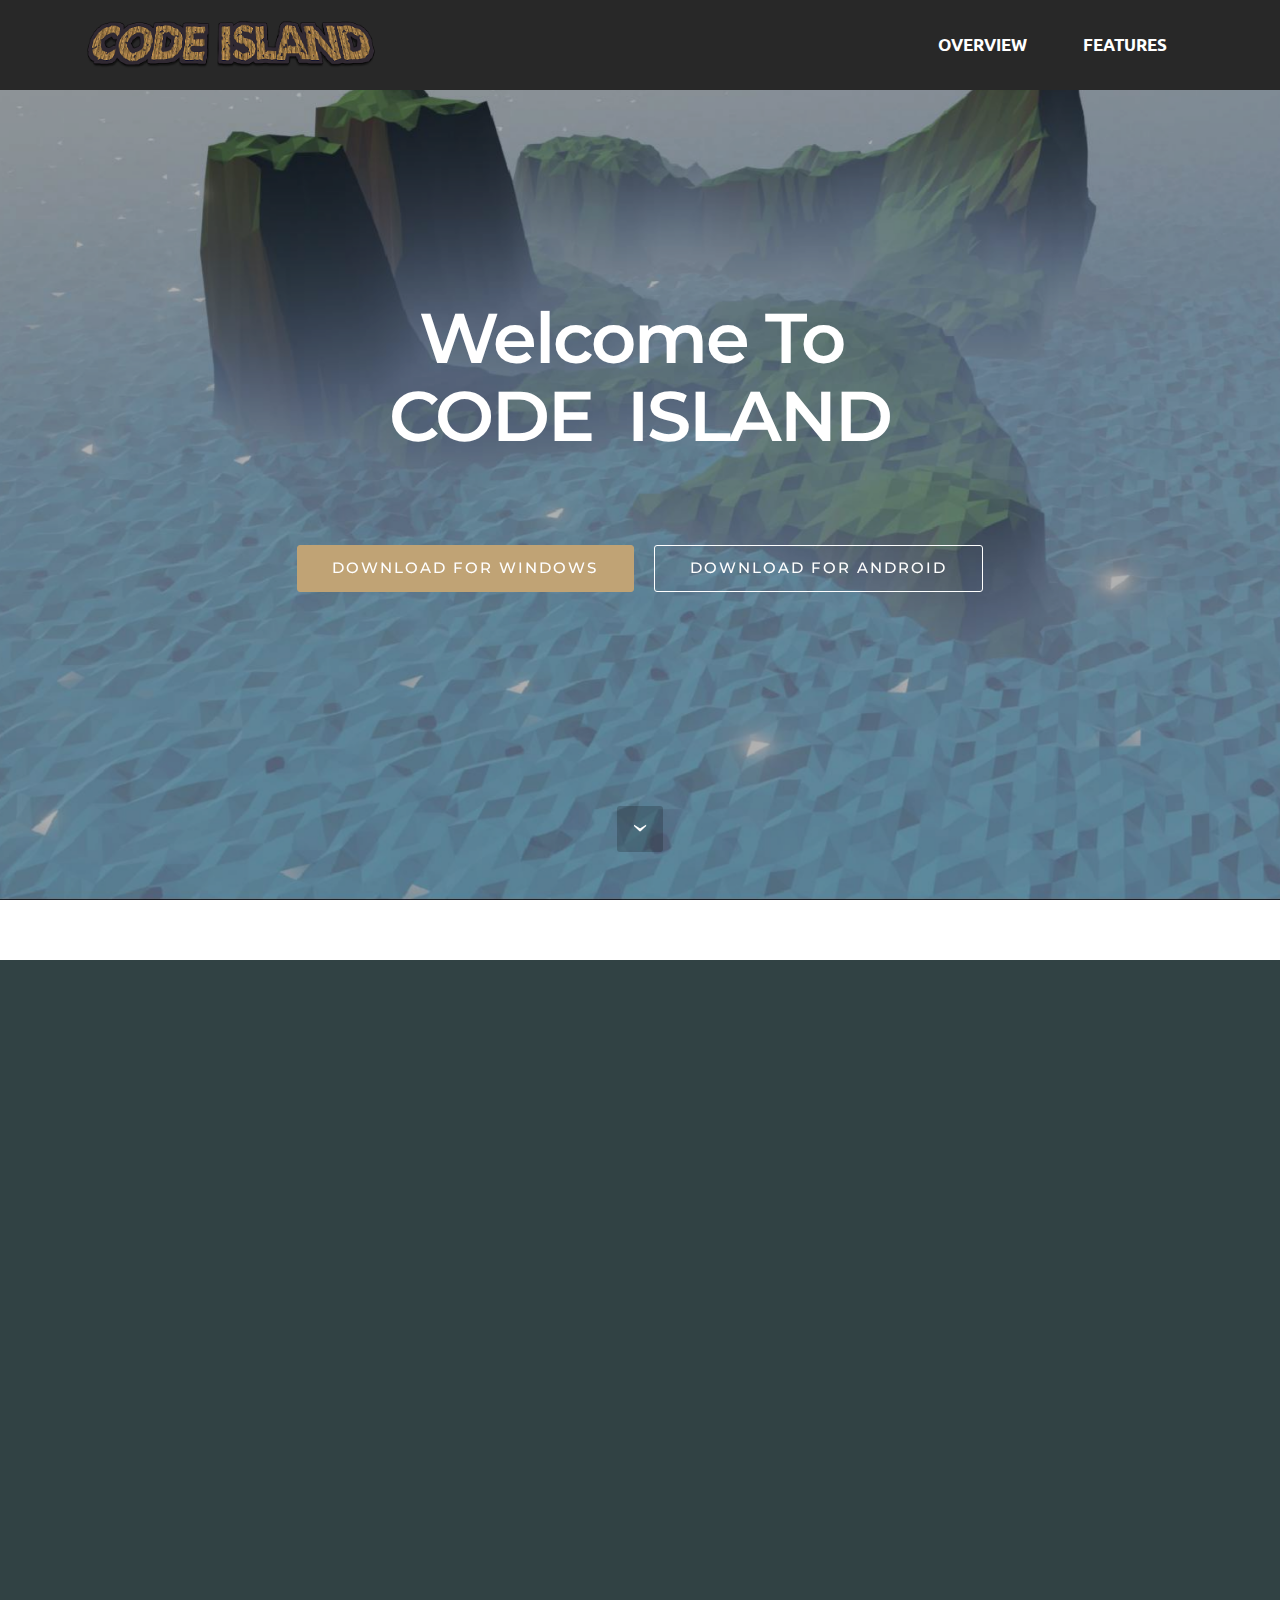
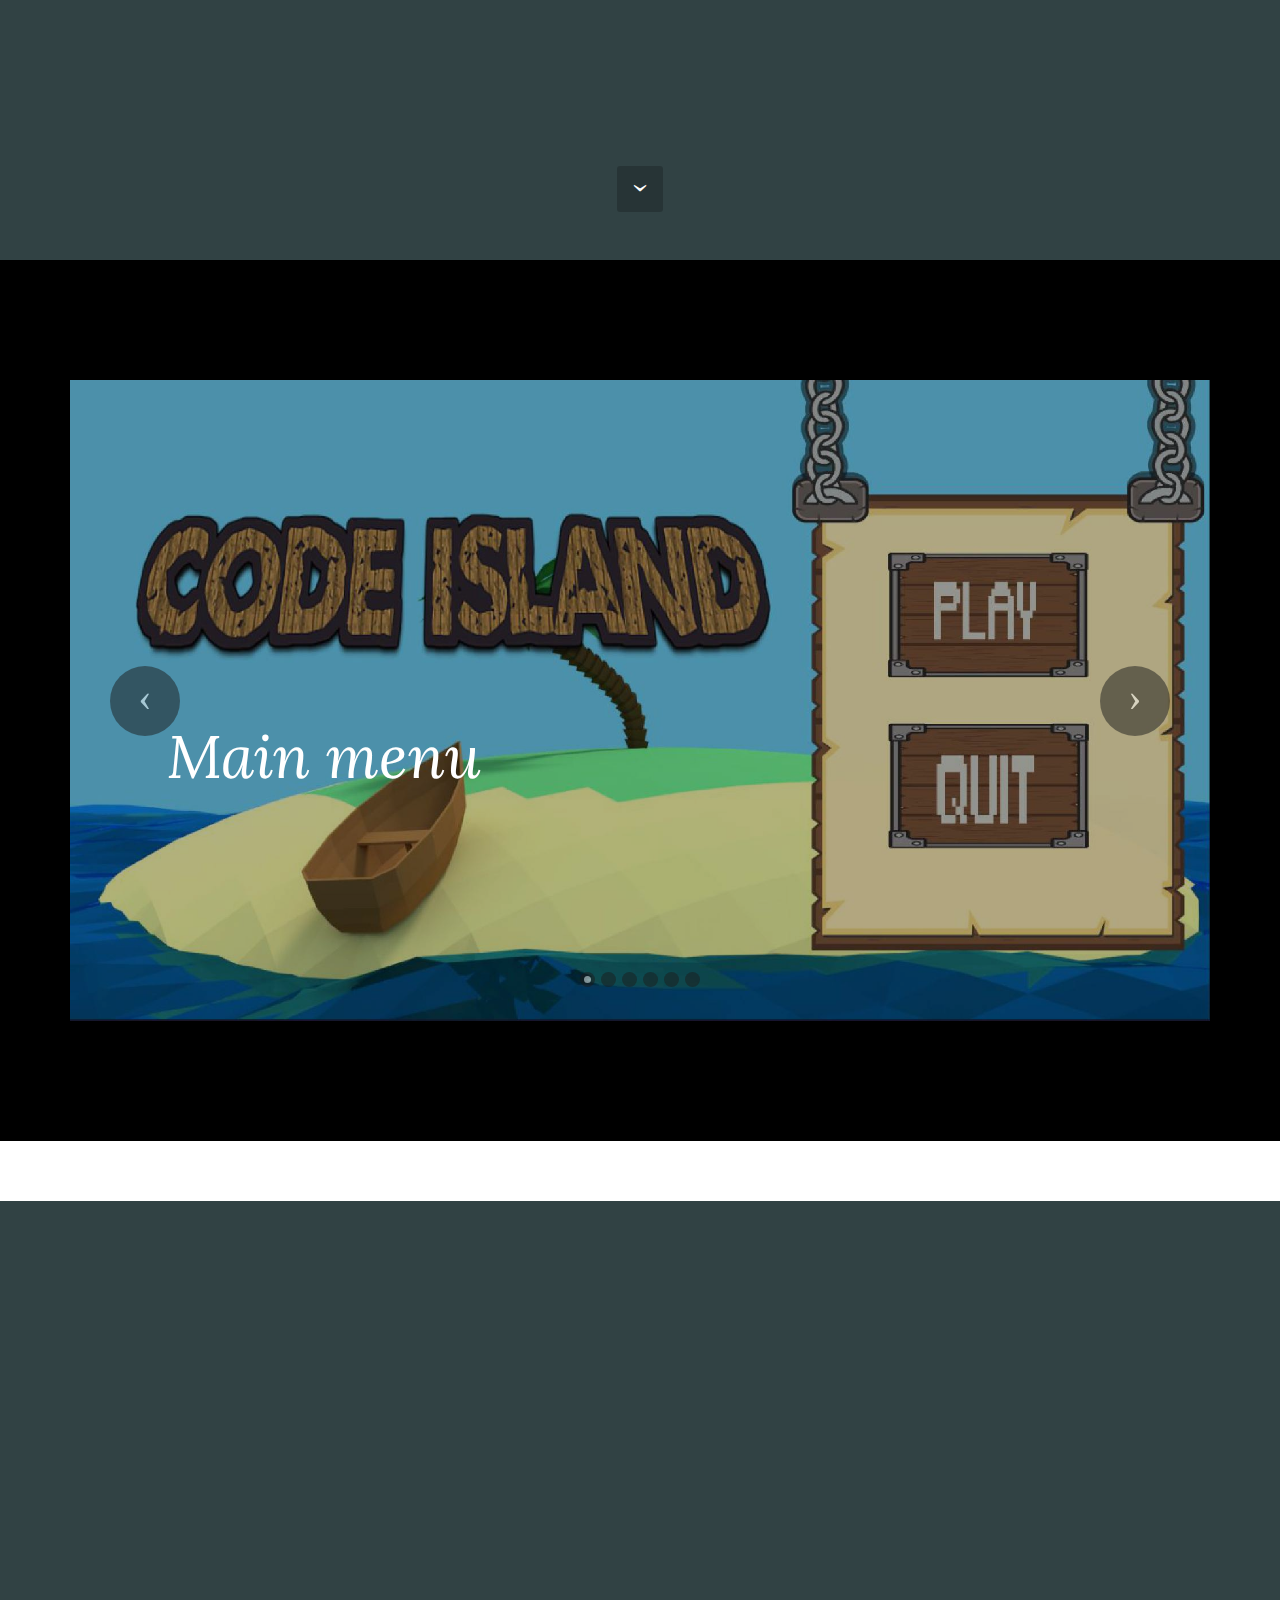
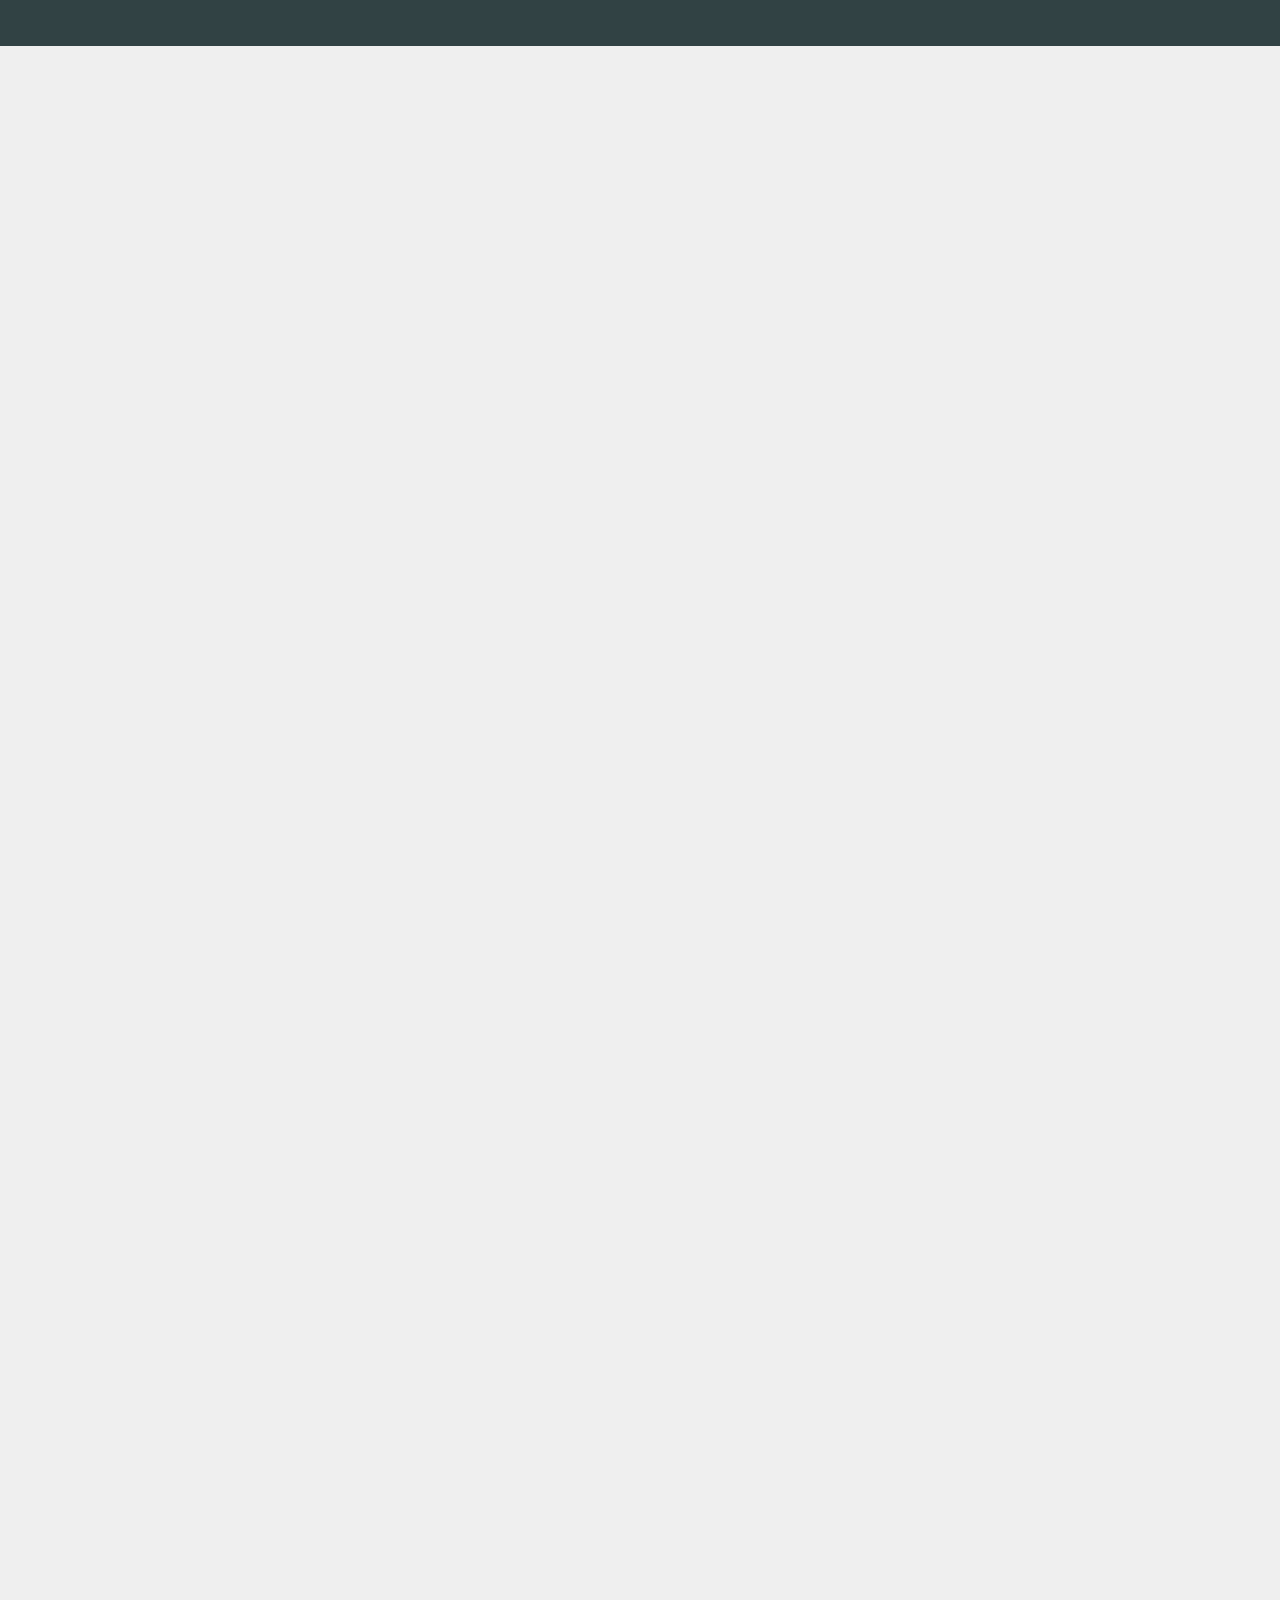
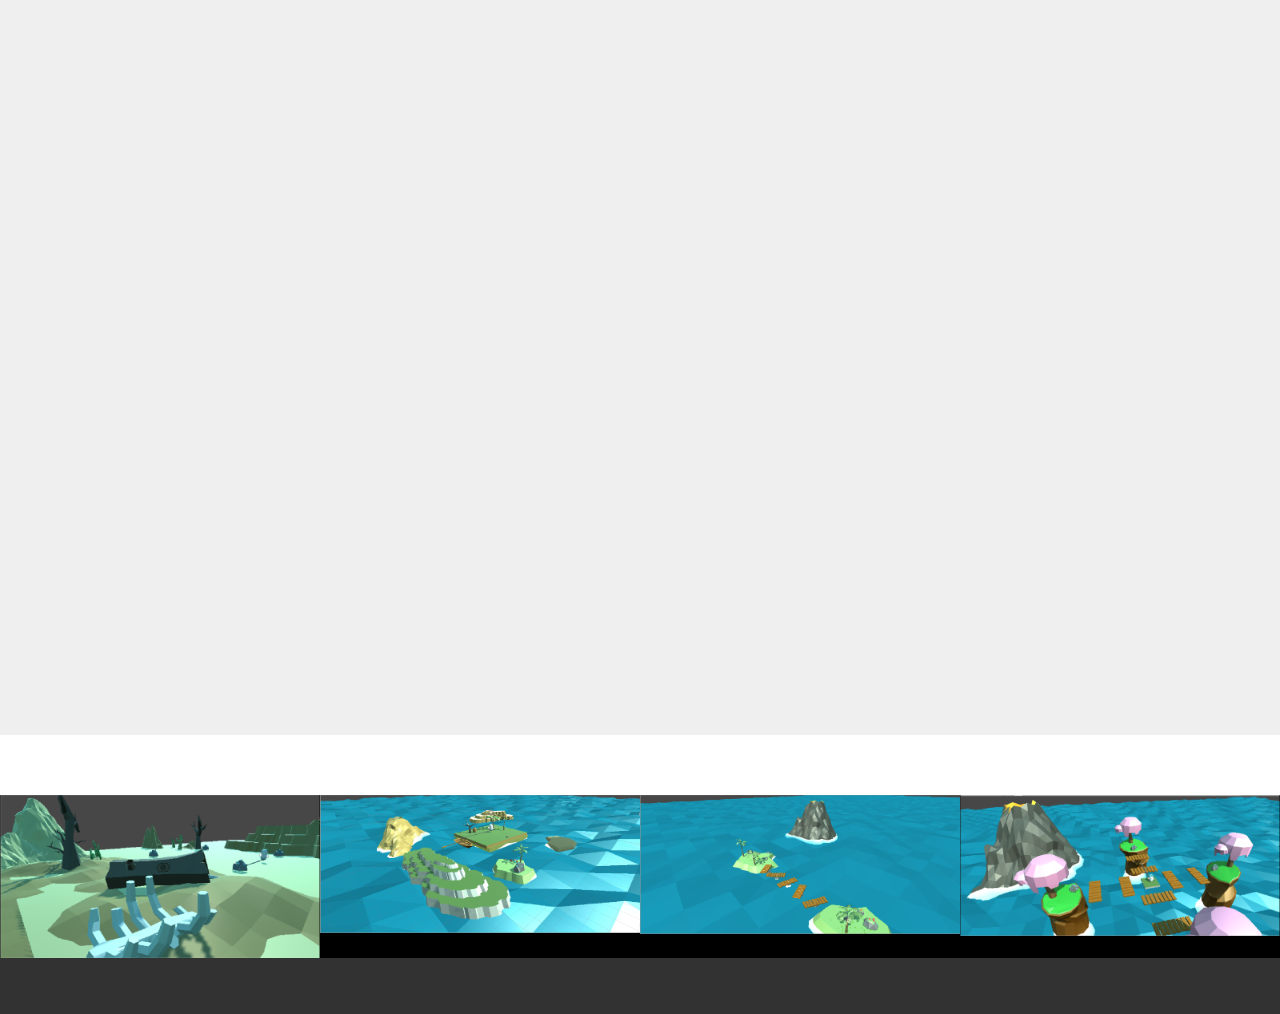
<file: index.html>
<!DOCTYPE html>
<html>
<head>
  <!-- Site made with Mobirise Website Builder v3.12.1, https://mobirise.com -->
  <meta charset="UTF-8">
  <meta http-equiv="X-UA-Compatible" content="IE=edge">
  <meta name="generator" content="Mobirise v3.12.1, mobirise.com">
  <meta name="viewport" content="width=device-width, initial-scale=1">
  <link rel="shortcut icon" href="assets/images/code-island-747x128.png" type="image/x-icon">
  <meta name="description" content="">
  <title>CodeIsland</title>
  <link rel="stylesheet" href="https://fonts.googleapis.com/css?family=Lora:400,700,400italic,700italic&amp;subset=latin">
  <link rel="stylesheet" href="https://fonts.googleapis.com/css?family=Montserrat:400,700">
  <link rel="stylesheet" href="https://fonts.googleapis.com/css?family=Raleway:100,100i,200,200i,300,300i,400,400i,500,500i,600,600i,700,700i,800,800i,900,900i">
  <link rel="stylesheet" href="assets/bootstrap-material-design-font/css/material.css">
  <link rel="stylesheet" href="assets/et-line-font-plugin/style.css">
  <link rel="stylesheet" href="assets/web/assets/mobirise-icons/mobirise-icons.css">
  <link rel="stylesheet" href="assets/tether/tether.min.css">
  <link rel="stylesheet" href="assets/bootstrap/css/bootstrap.min.css">
  <link rel="stylesheet" href="assets/dropdown/css/style.css">
  <link rel="stylesheet" href="assets/animate.css/animate.min.css">
  <link rel="stylesheet" href="assets/theme/css/style.css">
  <link rel="stylesheet" href="assets/mobirise-gallery/style.css">
  <link rel="stylesheet" href="assets/mobirise/css/mbr-additional.css" type="text/css">
  
  
  
</head>
<body>
<section id="ext_menu-0">

    <nav class="navbar navbar-dropdown navbar-fixed-top">
        <div class="container">

            <div class="mbr-table">
                <div class="mbr-table-cell">

                    <div class="navbar-brand">
                        <a href="index.html" class="navbar-logo"><img src="assets/images/code-island-747x128.png" alt="Mobirise"></a>
                        <a class="navbar-caption" href="indexEng.html#header1-1"></a>
                    </div>

                </div>
                <div class="mbr-table-cell">

                    <button class="navbar-toggler pull-xs-right hidden-md-up" type="button" data-toggle="collapse" data-target="#exCollapsingNavbar">
                        <div class="hamburger-icon"></div>
                    </button>

                    <ul class="nav-dropdown collapse pull-xs-right nav navbar-nav navbar-toggleable-sm" id="exCollapsingNavbar"><li class="nav-item"><a class="nav-link link" href="index.html#slider-26">OVERVIEW</a></li><li class="nav-item"><a class="nav-link link" href="features1.html">FEATURES</a></li></ul>
                    <button hidden="" class="navbar-toggler navbar-close" type="button" data-toggle="collapse" data-target="#exCollapsingNavbar">
                        <div class="close-icon"></div>
                    </button>

                </div>
            </div>

        </div>
    </nav>

</section>

<section class="engine"><a rel="external" href="https://mobirise.com">Mobirise Site Creator</a></section><section class="mbr-section mbr-section-hero mbr-section-full mbr-parallax-background mbr-section-with-arrow mbr-after-navbar" id="header1-1" style="background-image: url(assets/images/lowpoly-2000x1050.jpg);">

    <div class="mbr-overlay" style="opacity: 0.3; background-color: rgb(0, 0, 0);"></div>

    <div class="mbr-table-cell">

        <div class="container">
            <div class="row">
                <div class="mbr-section col-md-10 col-md-offset-1 text-xs-center">

                    <h1 class="mbr-section-title display-1">Welcome To&nbsp;<br>CODE &nbsp;ISLAND<br><br></h1>
                    <p class="mbr-section-lead lead"></p>
                    <div class="mbr-section-btn"><a class="btn btn-lg btn-primary" href="  ">DOWNLOAD FOR WINDOWS</a> <a class="btn btn-lg btn-white btn-white-outline" href="https://drive.google.com/file/d/0B-fvgAhhlfqvOUFnQVFDdVczcm8/view?usp=sharing">DOWNLOAD FOR ANDROID</a></div>
                </div>
            </div>
        </div>
    </div>

    <div class="mbr-arrow mbr-arrow-floating" aria-hidden="true"><a href="#header3-1c"><i class="mbr-arrow-icon"></i></a></div>

</section>

<section class="mbr-section mbr-section__container article" id="header3-1c" style="background-color: rgb(255, 255, 255); padding-top: 0px; padding-bottom: 0px;">
    <div class="container">
        <div class="row">
            <div class="col-xs-12">
                <h3 class="mbr-section-title display-2"><p><br>GAME INFO</p></h3>
                <small class="mbr-section-subtitle"></small>
            </div>
        </div>
    </div>
</section>

<section class="mbr-section mbr-section-hero mbr-section-full header2" id="header2-25" style="background-color: rgb(49, 66, 68);">

    

    <div class="mbr-table mbr-table-full">
        <div class="mbr-table-cell">

            <div class="container">
                <div class="mbr-section row">
                    <div class="mbr-table-md-up">
                        
                        
                        

                        <div class="mbr-table-cell col-md-5 content-size text-xs-center text-md-right">

                            <h3 class="mbr-section-title display-2">有別於傳統的教學模式，以遊戲互動模式，用比較輕鬆有趣的導向模式，把程式設計的抽象以及演算法概念形象化，讓初學者就算是零基礎也能輕易上手，透過每個關卡的特定主題，慢慢培養使用者程式設計的邏輯思考。</h3>

                            <div class="mbr-section-text">
                                <p></p>
                            </div>

                            

                        </div>
                        <div class="mbr-table-cell mbr-valign-top mbr-left-padding-md-up col-md-7 image-size" style="width: 65%;">
                            <div class="mbr-figure"><img src="assets/images/main1-1400x787.jpg"></div>
                        </div>

                    </div>
                </div>
            </div>

        </div>
    </div>

    <div class="mbr-arrow mbr-arrow-floating hidden-sm-down" aria-hidden="true"><a href="#slider-26"><i class="mbr-arrow-icon"></i></a></div>

</section>

<section class="mbr-slider mbr-section mbr-section__container carousel slide mbr-section-nopadding" data-ride="carousel" data-keyboard="false" data-wrap="true" data-pause="false" data-interval="5000" id="slider-26" style="background-color: rgb(0, 0, 0);">
    <div class=" container boxed-slider" style="padding-top: 120px; padding-bottom: 120px;">
        <div>
            <div>
                <ol class="carousel-indicators">
                    <li data-app-prevent-settings="" data-target="#slider-26" data-slide-to="0" class="active"></li><li data-app-prevent-settings="" data-target="#slider-26" data-slide-to="1"></li><li data-app-prevent-settings="" data-target="#slider-26" class="" data-slide-to="2"></li><li data-app-prevent-settings="" data-target="#slider-26" data-slide-to="3"></li><li data-app-prevent-settings="" data-target="#slider-26" data-slide-to="4"></li><li data-app-prevent-settings="" data-target="#slider-26" data-slide-to="5"></li>
                </ol>
                <div class="carousel-inner" role="listbox">
                    <div class="mbr-section mbr-section-hero carousel-item dark center active" data-bg-video-slide="false">
                        <div class="mbr-table-cell">
                            <div class="mbr-overlay" style="opacity: 0.3;"></div>
                            <div class="container-slide">
                                <img src="assets/images/main1-2000x1125.jpg">
                                <div class="row">
                                    <div class="col-md-8 col-md-offset-1">
                                        <h2 class="mbr-section-title display-1"></h2>
                                        <p class="mbr-section-lead lead"><br><br>Main menu</p>

                                        
                                    </div>
                                </div>
                            </div>
                        </div>
                    </div><div class="mbr-section mbr-section-hero carousel-item dark center" data-bg-video-slide="false">
                        <div class="mbr-table-cell">
                            <div class="mbr-overlay" style="opacity: 0.3;"></div>
                            <div class="container-slide">
                                <img src="assets/images/lev-2000x1125.jpg">
                                <div class="row">
                                    <div class="col-md-8 col-md-offset-1">
                                        <h2 class="mbr-section-title display-1"></h2>
                                        <p class="mbr-section-lead lead"><br><br><br>Level selcet</p>

                                        
                                    </div>
                                </div>
                            </div>
                        </div>
                    </div><div class="mbr-section mbr-section-hero carousel-item dark center" data-bg-video-slide="false">
                        <div class="mbr-table-cell">
                            <div class="mbr-overlay" style="opacity: 0.3;"></div>
                            <div class="container-slide">
                                <img src="assets/images/lv1-2000x1125.jpg">
                                <div class="row">
                                    <div class="col-md-8 col-md-offset-1">
                                        <h2 class="mbr-section-title display-1"></h2>
                                        <p class="mbr-section-lead lead"></p>

                                        
                                    </div>
                                </div>
                            </div>
                        </div>
                    </div><div class="mbr-section mbr-section-hero carousel-item dark center" data-bg-video-slide="false">
                        <div class="mbr-table-cell">
                            <div class="mbr-overlay" style="opacity: 0.3;"></div>
                            <div class="container-slide">
                                <img src="assets/images/18789537-1461061550583986-60157373-o-2000x1125.png">
                                <div class="row">
                                    <div class="col-md-8 col-md-offset-1">
                                        <h2 class="mbr-section-title display-1"></h2>
                                        <p class="mbr-section-lead lead"><br><br><strong><br></strong><br><strong><br></strong><br><strong>遊戲視點</strong></p>

                                        
                                    </div>
                                </div>
                            </div>
                        </div>
                    </div><div class="mbr-section mbr-section-hero carousel-item dark center" data-bg-video-slide="false">
                        <div class="mbr-table-cell">
                            <div class="mbr-overlay" style="opacity: 0.3;"></div>
                            <div class="container-slide">
                                <img src="assets/images/18789618-1461111863912288-1966960237-o-2000x1125.png">
                                <div class="row">
                                    <div class="col-md-8 col-md-offset-1">
                                        <h2 class="mbr-section-title display-1"></h2>
                                        <p class="mbr-section-lead lead"><br><br>遊戲視點</p>

                                        
                                    </div>
                                </div>
                            </div>
                        </div>
                    </div><div class="mbr-section mbr-section-hero carousel-item dark center" data-bg-video-slide="false">
                        <div class="mbr-table-cell">
                            <div class="mbr-overlay" style="opacity: 0.3;"></div>
                            <div class="container-slide">
                                <img src="assets/images/18838596-1461061597250648-898062233-o-2000x1125.png">
                                <div class="row">
                                    <div class="col-md-8 col-md-offset-1">
                                        <h2 class="mbr-section-title display-1"></h2>
                                        <p class="mbr-section-lead lead"><br><br>遊戲視點</p>

                                        
                                    </div>
                                </div>
                            </div>
                        </div>
                    </div>
                </div>

                <a data-app-prevent-settings="" class="left carousel-control" role="button" data-slide="prev" href="#slider-26">
                    <span class="icon-prev" aria-hidden="true"></span>
                    <span class="sr-only">Previous</span>
                </a>
                <a data-app-prevent-settings="" class="right carousel-control" role="button" data-slide="next" href="#slider-26">
                    <span class="icon-next" aria-hidden="true"></span>
                    <span class="sr-only">Next</span>
                </a>
            </div>
        </div>
    </div>
</section>

<section class="mbr-section mbr-section__container article" id="header3-e" style="background-color: rgb(255, 255, 255); padding-top: 0px; padding-bottom: 0px;">
    <div class="container">
        <div class="row">
            <div class="col-xs-12">
                <h3 class="mbr-section-title display-2"><p><br>FEATURES</p></h3>
                <small class="mbr-section-subtitle"></small>
            </div>
        </div>
    </div>
</section>

<section class="mbr-cards mbr-section mbr-section-nopadding" id="features4-d" style="background-color: rgb(49, 66, 68);">

    

    <div class="mbr-cards-row row">
        <div class="mbr-cards-col col-xs-12 col-lg-3" style="padding-top: 120px; padding-bottom: 120px;">
            <div class="container">
                <div class="card cart-block">
                    <div class="card-img iconbox"><a href="https://mobirise.com" class="mbri-rocket mbr-iconfont mbr-iconfont-features4" style="color: rgb(0, 0, 0);"></a></div>
                    <div class="card-block">
                        <h4 class="card-title"></h4>
                        <h5 class="card-subtitle"><span style="font-style: normal;"><strong>3D埸景</strong></span></h5>
                        <p class="card-text"></p>
                        
                    </div>
                </div>
            </div>
        </div>
        <div class="mbr-cards-col col-xs-12 col-lg-3" style="padding-top: 120px; padding-bottom: 120px;">
            <div class="container">
                <div class="card cart-block">
                    <div class="card-img iconbox"><a href="https://mobirise.com" class="mbri-idea mbr-iconfont mbr-iconfont-features4" style="color: black;"></a></div>
                    <div class="card-block">
                        <h4 class="card-title">學習邏輯<div><br></div></h4>
                        <h5 class="card-subtitle"></h5>
                        <p class="card-text"></p>
                        
                    </div>
                </div>
          </div>
        </div>
        <div class="mbr-cards-col col-xs-12 col-lg-3" style="padding-top: 120px; padding-bottom: 120px;">
            <div class="container">
                <div class="card cart-block">
                    <div class="card-img iconbox"><a href="https://mobirise.com" class="mbri-magic-stick mbr-iconfont mbr-iconfont-features4" style="color: black;"></a></div>
                    <div class="card-block">
                        <h4 class="card-title">趣味性<div><br></div></h4>
                        <h5 class="card-subtitle"></h5>
                        <p class="card-text"></p>
                        
                    </div>
                </div>
            </div>
        </div>
        <div class="mbr-cards-col col-xs-12 col-lg-3" style="padding-top: 120px; padding-bottom: 120px;">
            <div class="container">
                <div class="card cart-block">
                    <div class="card-img iconbox"><a href="https://mobirise.com" class="mbri-devices mbr-iconfont mbr-iconfont-features4" style="color: black;"></a></div>
                    <div class="card-block">
                        <h4 class="card-title">多平台<div><br></div></h4>
                        <h5 class="card-subtitle"></h5>
                        <p class="card-text"></p>
                        
                    </div>
                </div>
            </div>
        </div>
        
        
    </div>
</section>

<section class="mbr-section" id="msg-box5-27" style="background-color: rgb(239, 239, 239); padding-top: 240px; padding-bottom: 200px;">

    
    <div class="container">
        <div class="row">
            <div class="mbr-table-md-up">

              <div class="mbr-table-cell mbr-right-padding-md-up mbr-valign-top col-md-7 image-size" style="width: 50%;">
                  <div class="mbr-figure"><img src="assets/images/004-1400x617.png"></div>
              </div>

              


              <div class="mbr-table-cell col-md-5 text-xs-center text-md-left content-size">
                  <h3 class="mbr-section-title display-2">3D埸景</h3>
                  <div class="lead">

                    <p><br><br><strong>提升畫面的真實感，有更好的玩家體驗<br><br>提升玩家的各種能力 - 記憶力</strong><br></p>

                  </div>

                  
              </div>


              

            </div>
        </div>
    </div>

</section>

<section class="mbr-section" id="msg-box5-28" style="background-color: rgb(239, 239, 239); padding-top: 40px; padding-bottom: 160px;">

    
    <div class="container">
        <div class="row">
            <div class="mbr-table-md-up">

              

              <div class="mbr-table-cell col-md-5 text-xs-center text-md-right content-size">
                  <h3 class="mbr-section-title display-2">學習邏輯</h3>
                  <div class="lead">

                    <p><br><strong>透過每個關卡的特定主題，慢慢培養使用者程式設計的邏輯思考。</strong><br></p>

                  </div>

                  
              </div>


              


              <div class="mbr-table-cell mbr-left-padding-md-up mbr-valign-top col-md-7 image-size" style="width: 50%;">
                  <div class="mbr-figure"><img src="assets/images/18789618-1461111863912288-1966960237-o-1400x787.png"></div>
              </div>

            </div>
        </div>
    </div>

</section>

<section class="mbr-section" id="msg-box5-29" style="background-color: rgb(239, 239, 239); padding-top: 40px; padding-bottom: 160px;">

    
    <div class="container">
        <div class="row">
            <div class="mbr-table-md-up">

              <div class="mbr-table-cell mbr-right-padding-md-up mbr-valign-top col-md-7 image-size" style="width: 33%;">
                  <div class="mbr-figure"><img src="assets/images/gamification-and-game-based-learning-yes-they-are-different-1400x1484.jpg"></div>
              </div>

              


              <div class="mbr-table-cell col-md-5 text-xs-center text-md-left content-size">
                  <h3 class="mbr-section-title display-2">趣味性</h3>
                  <div class="lead">

                    <p><strong>以遊戲互動模式，用比較輕鬆有趣的導向模式，把程式設計的抽象以及演算法概念形象化，大大提高學生的學習意願，打破一貫枯燥乏味的教學方法。</strong></p>

                  </div>

                  
              </div>


              

            </div>
        </div>
    </div>

</section>

<section class="mbr-section" id="msg-box5-2a" style="background-color: rgb(239, 239, 239); padding-top: 40px; padding-bottom: 120px;">

    
    <div class="container">
        <div class="row">
            <div class="mbr-table-md-up">

              

              <div class="mbr-table-cell col-md-5 text-xs-center text-md-right content-size">
                  <h3 class="mbr-section-title display-2">Unity多平台輸出</h3>
                  <div class="lead">

                    <p><strong>利用Unity作為遊戲的開發軟台主要的原因是因為Unity的作品可以發佈到很多不同的平台:包括家用電腦、手機、以至家用遊戲機等等，這樣可以令到不同組群的玩家可以使用到我們的系統，令到我們的遊戲更加普及化。</strong></p>

                  </div>

                  
              </div>


              


              <div class="mbr-table-cell mbr-left-padding-md-up mbr-valign-top col-md-7 image-size" style="width: 50%;">
                  <div class="mbr-figure"><img src="assets/images/unity-android-1400x933.png"></div>
              </div>

            </div>
        </div>
    </div>

</section>

<section class="mbr-section mbr-section__container article" id="header3-1d" style="background-color: rgb(255, 255, 255); padding-top: 0px; padding-bottom: 0px;">
    <div class="container">
        <div class="row">
            <div class="col-xs-12">
                <h3 class="mbr-section-title display-2"><p><br>MEDIA</p></h3>
                <small class="mbr-section-subtitle"></small>
            </div>
        </div>
    </div>
</section>

<section class="mbr-gallery mbr-section mbr-section-nopadding mbr-slider-carousel" id="gallery3-5" data-filter="false" style="background-color: rgb(0, 0, 0); padding-top: 0rem; padding-bottom: 0rem;">
    <!-- Filter -->
    

    <!-- Gallery -->
    <div class="mbr-gallery-row">
        <div class=" mbr-gallery-layout-default">
            <div>
                <div>
                    <div class="mbr-gallery-item mbr-gallery-item__mobirise3 mbr-gallery-item--p0" data-tags="Animated" data-video-url="false">
                        <div href="#lb-gallery3-5" data-slide-to="0" data-toggle="modal">
                            
                            

                            <img alt="" src="assets/images/001-2000x1022-800x408.png">
                            
                            <span class="icon-focus"></span>
                            
                        </div>
                    </div><div class="mbr-gallery-item mbr-gallery-item__mobirise3 mbr-gallery-item--p0" data-tags="Animated" data-video-url="false">
                        <div href="#lb-gallery3-5" data-slide-to="1" data-toggle="modal">
                            
                            

                            <img alt="" src="assets/images/002-2000x865-800x346.png">
                            
                            <span class="icon-focus"></span>
                            
                        </div>
                    </div><div class="mbr-gallery-item mbr-gallery-item__mobirise3 mbr-gallery-item--p0" data-tags="Animated" data-video-url="false">
                        <div href="#lb-gallery3-5" data-slide-to="2" data-toggle="modal">
                            
                            

                            <img alt="" src="assets/images/003-2000x870-800x348.png">
                            
                            <span class="icon-focus"></span>
                            
                        </div>
                    </div><div class="mbr-gallery-item mbr-gallery-item__mobirise3 mbr-gallery-item--p0" data-tags="Animated" data-video-url="false">
                        <div href="#lb-gallery3-5" data-slide-to="3" data-toggle="modal">
                            
                            

                            <img alt="" src="assets/images/004-2000x882-800x352.png">
                            
                            <span class="icon-focus"></span>
                            
                        </div>
                    </div>
                </div>
            </div>
            <div class="clearfix"></div>
        </div>
    </div>

    <!-- Lightbox -->
    <div data-app-prevent-settings="" class="mbr-slider modal fade carousel slide" tabindex="-1" data-keyboard="true" data-interval="false" id="lb-gallery3-5">
        <div class="modal-dialog">
            <div class="modal-content">
                <div class="modal-body">
                    <ol class="carousel-indicators">
                        <li data-app-prevent-settings="" data-target="#lb-gallery3-5" data-slide-to="0"></li><li data-app-prevent-settings="" data-target="#lb-gallery3-5" data-slide-to="1"></li><li data-app-prevent-settings="" data-target="#lb-gallery3-5" data-slide-to="2"></li><li data-app-prevent-settings="" data-target="#lb-gallery3-5" class=" active" data-slide-to="3"></li>
                    </ol>
                    <div class="carousel-inner">
                        <div class="carousel-item">
                            <img alt="" src="assets/images/001-2000x1022.png">
                        </div><div class="carousel-item">
                            <img alt="" src="assets/images/002-2000x865.png">
                        </div><div class="carousel-item">
                            <img alt="" src="assets/images/003-2000x870.png">
                        </div><div class="carousel-item active">
                            <img alt="" src="assets/images/004-2000x882.png">
                        </div>
                    </div>
                    <a class="left carousel-control" role="button" data-slide="prev" href="#lb-gallery3-5">
                        <span class="icon-prev" aria-hidden="true"></span>
                        <span class="sr-only">Previous</span>
                    </a>
                    <a class="right carousel-control" role="button" data-slide="next" href="#lb-gallery3-5">
                        <span class="icon-next" aria-hidden="true"></span>
                        <span class="sr-only">Next</span>
                    </a>

                    <a class="close" href="#" role="button" data-dismiss="modal">
                        <span aria-hidden="true">×</span>
                        <span class="sr-only">Close</span>
                    </a>
                </div>
            </div>
        </div>
    </div>
</section>

<footer class="mbr-small-footer mbr-section mbr-section-nopadding" id="footer1-2" style="background-color: rgb(50, 50, 50); padding-top: 1.75rem; padding-bottom: 1.75rem;">
    
    <div class="container">
        <p class="text-xs-center"></p>
    </div>
</footer>


  <script src="assets/web/assets/jquery/jquery.min.js"></script>
  <script src="assets/tether/tether.min.js"></script>
  <script src="assets/bootstrap/js/bootstrap.min.js"></script>
  <script src="assets/smooth-scroll/smooth-scroll.js"></script>
  <script src="assets/dropdown/js/script.min.js"></script>
  <script src="assets/touch-swipe/jquery.touch-swipe.min.js"></script>
  <script src="assets/viewport-checker/jquery.viewportchecker.js"></script>
  <script src="assets/jarallax/jarallax.js"></script>
  <script src="assets/bootstrap-carousel-swipe/bootstrap-carousel-swipe.js"></script>
  <script src="assets/masonry/masonry.pkgd.min.js"></script>
  <script src="assets/imagesloaded/imagesloaded.pkgd.min.js"></script>
  <script src="assets/theme/js/script.js"></script>
  <script src="assets/mobirise-gallery/player.min.js"></script>
  <script src="assets/mobirise-gallery/script.js"></script>
  
  
  <input name="animation" type="hidden">
  </body>
</html>
</file>
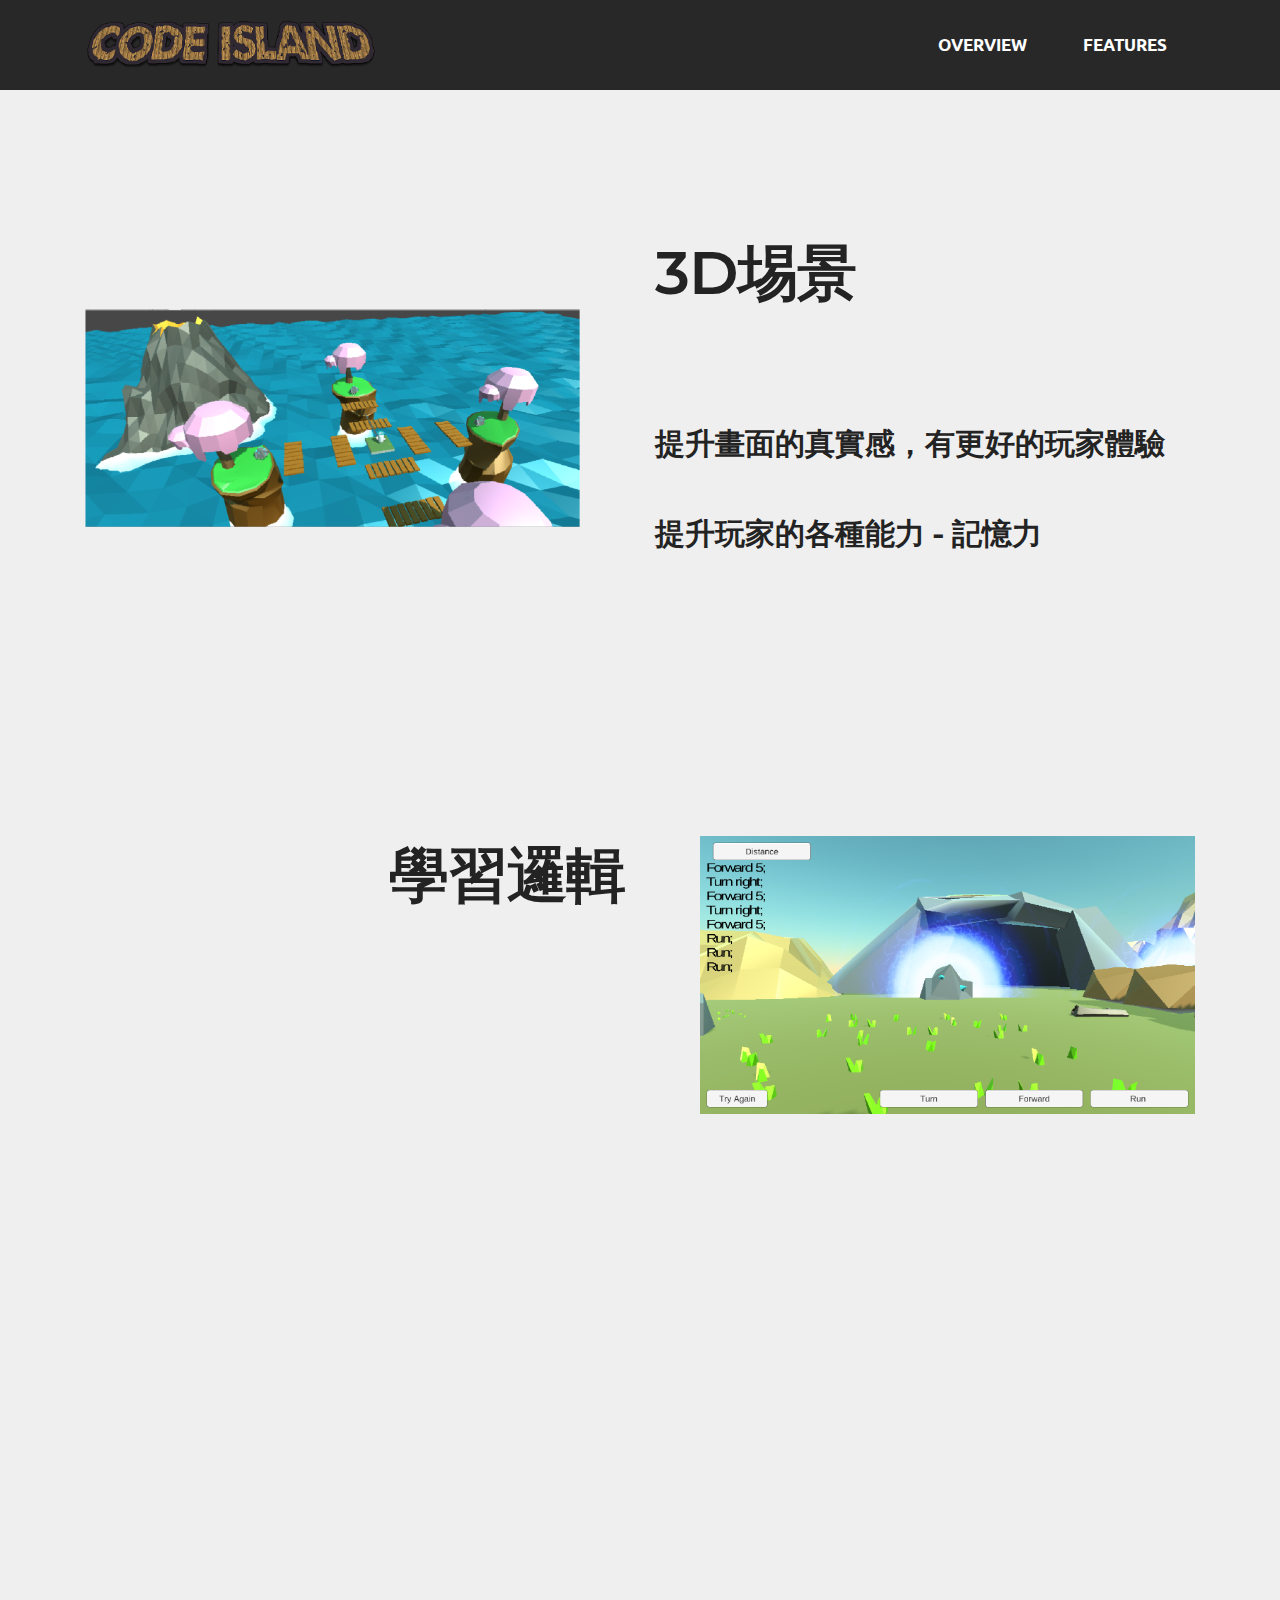
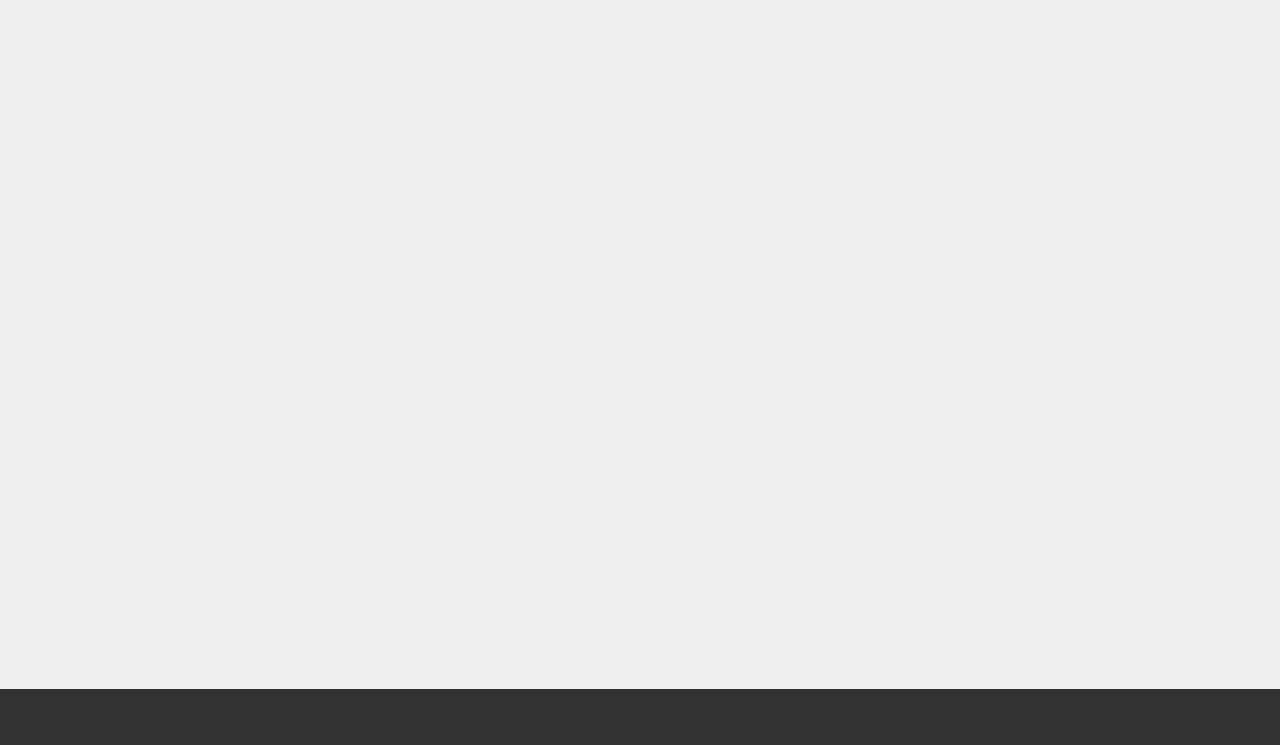
<file: features1.html>
<!DOCTYPE html>
<html>
<head>
  <!-- Site made with Mobirise Website Builder v3.12.1, https://mobirise.com -->
  <meta charset="UTF-8">
  <meta http-equiv="X-UA-Compatible" content="IE=edge">
  <meta name="generator" content="Mobirise v3.12.1, mobirise.com">
  <meta name="viewport" content="width=device-width, initial-scale=1">
  <link rel="shortcut icon" href="assets/images/code-island-747x128.png" type="image/x-icon">
  <meta name="description" content="">
  <title>CodeIsland</title>
  <link rel="stylesheet" href="https://fonts.googleapis.com/css?family=Lora:400,700,400italic,700italic&amp;subset=latin">
  <link rel="stylesheet" href="https://fonts.googleapis.com/css?family=Montserrat:400,700">
  <link rel="stylesheet" href="https://fonts.googleapis.com/css?family=Raleway:100,100i,200,200i,300,300i,400,400i,500,500i,600,600i,700,700i,800,800i,900,900i">
  <link rel="stylesheet" href="assets/bootstrap-material-design-font/css/material.css">
  <link rel="stylesheet" href="assets/tether/tether.min.css">
  <link rel="stylesheet" href="assets/bootstrap/css/bootstrap.min.css">
  <link rel="stylesheet" href="assets/dropdown/css/style.css">
  <link rel="stylesheet" href="assets/animate.css/animate.min.css">
  <link rel="stylesheet" href="assets/theme/css/style.css">
  <link rel="stylesheet" href="assets/mobirise/css/mbr-additional.css" type="text/css">
  
  
  
</head>
<body>
<section id="ext_menu-1j">

    <nav class="navbar navbar-dropdown navbar-fixed-top">
        <div class="container">

            <div class="mbr-table">
                <div class="mbr-table-cell">

                    <div class="navbar-brand">
                        <a href="index.html" class="navbar-logo"><img src="assets/images/code-island-747x128.png" alt="Mobirise"></a>
                        <a class="navbar-caption" href="indexEng.html#header1-1"></a>
                    </div>

                </div>
                <div class="mbr-table-cell">

                    <button class="navbar-toggler pull-xs-right hidden-md-up" type="button" data-toggle="collapse" data-target="#exCollapsingNavbar">
                        <div class="hamburger-icon"></div>
                    </button>

                    <ul class="nav-dropdown collapse pull-xs-right nav navbar-nav navbar-toggleable-sm" id="exCollapsingNavbar"><li class="nav-item"><a class="nav-link link" href="index.html#slider-26">OVERVIEW</a></li><li class="nav-item"><a class="nav-link link" href="features1.html">FEATURES</a></li></ul>
                    <button hidden="" class="navbar-toggler navbar-close" type="button" data-toggle="collapse" data-target="#exCollapsingNavbar">
                        <div class="close-icon"></div>
                    </button>

                </div>
            </div>

        </div>
    </nav>

</section>

<section class="engine"><a rel="external" href="https://mobirise.com">https://mobirise.com/</a></section><section class="mbr-section mbr-after-navbar" id="msg-box5-1x" style="background-color: rgb(239, 239, 239); padding-top: 240px; padding-bottom: 200px;">

    
    <div class="container">
        <div class="row">
            <div class="mbr-table-md-up">

              <div class="mbr-table-cell mbr-right-padding-md-up mbr-valign-top col-md-7 image-size" style="width: 50%;">
                  <div class="mbr-figure"><img src="assets/images/004-1400x61736.png"></div>
              </div>

              


              <div class="mbr-table-cell col-md-5 text-xs-center text-md-left content-size">
                  <h3 class="mbr-section-title display-2">3D埸景</h3>
                  <div class="lead">

                    <p><br><br><strong>提升畫面的真實感，有更好的玩家體驗<br><br>提升玩家的各種能力 - 記憶力</strong><br></p>

                  </div>

                  
              </div>


              

            </div>
        </div>
    </div>

</section>

<section class="mbr-section" id="msg-box5-1y" style="background-color: rgb(239, 239, 239); padding-top: 40px; padding-bottom: 160px;">

    
    <div class="container">
        <div class="row">
            <div class="mbr-table-md-up">

              

              <div class="mbr-table-cell col-md-5 text-xs-center text-md-right content-size">
                  <h3 class="mbr-section-title display-2">學習邏輯</h3>
                  <div class="lead">

                    <p><br><strong>透過每個關卡的特定主題，慢慢培養使用者程式設計的邏輯思考。</strong><br></p>

                  </div>

                  
              </div>


              


              <div class="mbr-table-cell mbr-left-padding-md-up mbr-valign-top col-md-7 image-size" style="width: 50%;">
                  <div class="mbr-figure"><img src="assets/images/18789618-1461111863912288-1966960237-o-1400x78737.png"></div>
              </div>

            </div>
        </div>
    </div>

</section>

<section class="mbr-section" id="msg-box5-22" style="background-color: rgb(239, 239, 239); padding-top: 40px; padding-bottom: 160px;">

    
    <div class="container">
        <div class="row">
            <div class="mbr-table-md-up">

              <div class="mbr-table-cell mbr-right-padding-md-up mbr-valign-top col-md-7 image-size" style="width: 33%;">
                  <div class="mbr-figure"><img src="assets/images/gamification-and-game-based-learning-yes-they-are-different-1400x148438.jpg"></div>
              </div>

              


              <div class="mbr-table-cell col-md-5 text-xs-center text-md-left content-size">
                  <h3 class="mbr-section-title display-2">趣味性</h3>
                  <div class="lead">

                    <p><strong>以遊戲互動模式，用比較輕鬆有趣的導向模式，把程式設計的抽象以及演算法概念形象化，大大提高學生的學習意願，打破一貫枯燥乏味的教學方法。</strong></p>

                  </div>

                  
              </div>


              

            </div>
        </div>
    </div>

</section>

<section class="mbr-section" id="msg-box5-20" style="background-color: rgb(239, 239, 239); padding-top: 40px; padding-bottom: 120px;">

    
    <div class="container">
        <div class="row">
            <div class="mbr-table-md-up">

              

              <div class="mbr-table-cell col-md-5 text-xs-center text-md-right content-size">
                  <h3 class="mbr-section-title display-2">Unity多平台輸出</h3>
                  <div class="lead">

                    <p><strong>利用Unity作為遊戲的開發軟台主要的原因是因為Unity的作品可以發佈到很多不同的平台:包括家用電腦、手機、以至家用遊戲機等等，這樣可以令到不同組群的玩家可以使用到我們的系統，令到我們的遊戲更加普及化。</strong></p>

                  </div>

                  
              </div>


              


              <div class="mbr-table-cell mbr-left-padding-md-up mbr-valign-top col-md-7 image-size" style="width: 50%;">
                  <div class="mbr-figure"><img src="assets/images/unity-android-1400x93339.png"></div>
              </div>

            </div>
        </div>
    </div>

</section>

<footer class="mbr-small-footer mbr-section mbr-section-nopadding" id="footer1-1k" style="background-color: rgb(50, 50, 50); padding-top: 1.75rem; padding-bottom: 1.75rem;">
    
    <div class="container">
        <p class="text-xs-center"></p>
    </div>
</footer>


  <script src="assets/web/assets/jquery/jquery.min.js"></script>
  <script src="assets/tether/tether.min.js"></script>
  <script src="assets/bootstrap/js/bootstrap.min.js"></script>
  <script src="assets/smooth-scroll/smooth-scroll.js"></script>
  <script src="assets/dropdown/js/script.min.js"></script>
  <script src="assets/touch-swipe/jquery.touch-swipe.min.js"></script>
  <script src="assets/viewport-checker/jquery.viewportchecker.js"></script>
  <script src="assets/theme/js/script.js"></script>
  
  
  <input name="animation" type="hidden">
  </body>
</html>
</file>
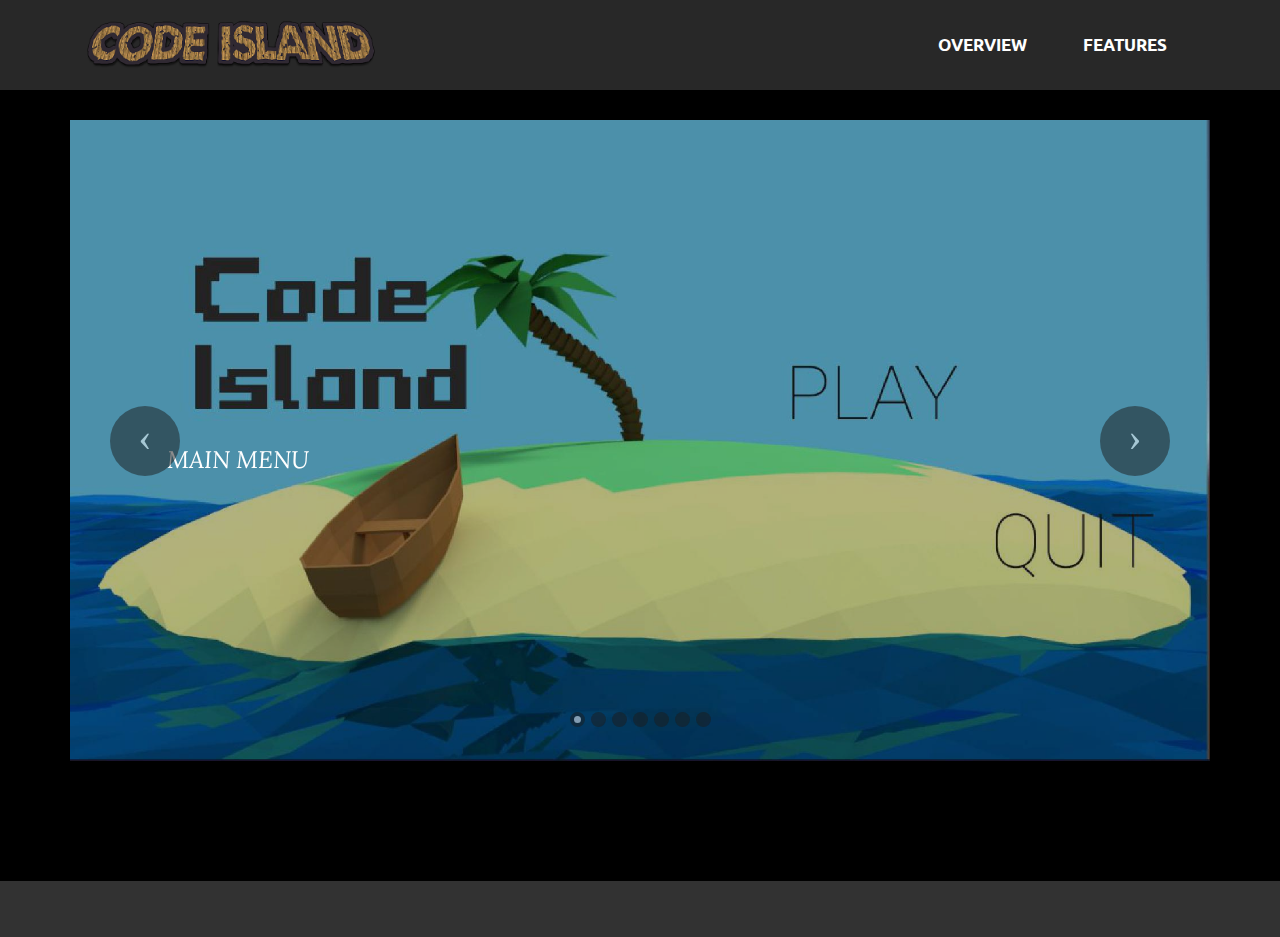
<file: overview1.html>
<!DOCTYPE html>
<html>
<head>
  <!-- Site made with Mobirise Website Builder v3.12.1, https://mobirise.com -->
  <meta charset="UTF-8">
  <meta http-equiv="X-UA-Compatible" content="IE=edge">
  <meta name="generator" content="Mobirise v3.12.1, mobirise.com">
  <meta name="viewport" content="width=device-width, initial-scale=1">
  <link rel="shortcut icon" href="assets/images/code-island-747x128.png" type="image/x-icon">
  <meta name="description" content="">
  <title>CodeIsland</title>
  <link rel="stylesheet" href="https://fonts.googleapis.com/css?family=Lora:400,700,400italic,700italic&amp;subset=latin">
  <link rel="stylesheet" href="https://fonts.googleapis.com/css?family=Montserrat:400,700">
  <link rel="stylesheet" href="https://fonts.googleapis.com/css?family=Raleway:100,100i,200,200i,300,300i,400,400i,500,500i,600,600i,700,700i,800,800i,900,900i">
  <link rel="stylesheet" href="assets/bootstrap-material-design-font/css/material.css">
  <link rel="stylesheet" href="assets/tether/tether.min.css">
  <link rel="stylesheet" href="assets/bootstrap/css/bootstrap.min.css">
  <link rel="stylesheet" href="assets/dropdown/css/style.css">
  <link rel="stylesheet" href="assets/animate.css/animate.min.css">
  <link rel="stylesheet" href="assets/theme/css/style.css">
  <link rel="stylesheet" href="assets/mobirise/css/mbr-additional.css" type="text/css">
  
  
  
</head>
<body>
<section id="ext_menu-14">

    <nav class="navbar navbar-dropdown navbar-fixed-top">
        <div class="container">

            <div class="mbr-table">
                <div class="mbr-table-cell">

                    <div class="navbar-brand">
                        <a href="index.html" class="navbar-logo"><img src="assets/images/code-island-747x128.png" alt="Mobirise"></a>
                        <a class="navbar-caption" href="indexEng.html#header1-1"></a>
                    </div>

                </div>
                <div class="mbr-table-cell">

                    <button class="navbar-toggler pull-xs-right hidden-md-up" type="button" data-toggle="collapse" data-target="#exCollapsingNavbar">
                        <div class="hamburger-icon"></div>
                    </button>

                    <ul class="nav-dropdown collapse pull-xs-right nav navbar-nav navbar-toggleable-sm" id="exCollapsingNavbar"><li class="nav-item"><a class="nav-link link" href="index.html#slider-26">OVERVIEW</a></li><li class="nav-item"><a class="nav-link link" href="features1.html">FEATURES</a></li></ul>
                    <button hidden="" class="navbar-toggler navbar-close" type="button" data-toggle="collapse" data-target="#exCollapsingNavbar">
                        <div class="close-icon"></div>
                    </button>

                </div>
            </div>

        </div>
    </nav>

</section>

<section class="engine"><a rel="external" href="https://mobirise.com">Web Page Builder</a></section><section class="mbr-slider mbr-section mbr-section__container carousel slide mbr-section-nopadding mbr-after-navbar" data-ride="carousel" data-keyboard="false" data-wrap="true" data-pause="false" data-interval="false" id="slider-1f" style="background-color: rgb(0, 0, 0);">
    <div class=" container boxed-slider" style="padding-top: 120px; padding-bottom: 120px;">
        <div>
            <div>
                <ol class="carousel-indicators">
                    <li data-app-prevent-settings="" data-target="#slider-1f" data-slide-to="0" class="active"></li><li data-app-prevent-settings="" data-target="#slider-1f" data-slide-to="1"></li><li data-app-prevent-settings="" data-target="#slider-1f" data-slide-to="2"></li><li data-app-prevent-settings="" data-target="#slider-1f" data-slide-to="3"></li><li data-app-prevent-settings="" data-target="#slider-1f" data-slide-to="4"></li><li data-app-prevent-settings="" data-target="#slider-1f" class="" data-slide-to="5"></li><li data-app-prevent-settings="" data-target="#slider-1f" data-slide-to="6"></li>
                </ol>
                <div class="carousel-inner" role="listbox">
                    <div class="mbr-section mbr-section-hero carousel-item dark center active" data-bg-video-slide="false">
                        <div class="mbr-table-cell">
                            <div class="mbr-overlay" style="opacity: 0.3;"></div>
                            <div class="container-slide">
                                <img src="assets/images/main-2000x1125.jpg">
                                <div class="row">
                                    <div class="col-md-8 col-md-offset-1">
                                        <h2 class="mbr-section-title display-1"></h2>
                                        <p class="mbr-section-lead lead"><br><br>MAIN MENU</p>

                                        
                                    </div>
                                </div>
                            </div>
                        </div>
                    </div><div class="mbr-section mbr-section-hero carousel-item dark center" data-bg-video-slide="false">
                        <div class="mbr-table-cell">
                            <div class="mbr-overlay" style="opacity: 0.3;"></div>
                            <div class="container-slide">
                                <img src="assets/images/levelselect-2000x1125.jpg">
                                <div class="row">
                                    <div class="col-md-8 col-md-offset-1">
                                        <h2 class="mbr-section-title display-1"></h2>
                                        <p class="mbr-section-lead lead"><br><br>Level Select</p>

                                        
                                    </div>
                                </div>
                            </div>
                        </div>
                    </div><div class="mbr-section mbr-section-hero carousel-item dark center" data-bg-video-slide="false">
                        <div class="mbr-table-cell">
                            <div class="mbr-overlay" style="opacity: 0.3;"></div>
                            <div class="container-slide">
                                <img src="assets/images/lv1-2000x112532.jpg">
                                <div class="row">
                                    <div class="col-md-8 col-md-offset-1">
                                        <h2 class="mbr-section-title display-1"></h2>
                                        <p class="mbr-section-lead lead"><br><br>遊戲操作說明</p>

                                        
                                    </div>
                                </div>
                            </div>
                        </div>
                    </div><div class="mbr-section mbr-section-hero carousel-item dark center" data-bg-video-slide="false">
                        <div class="mbr-table-cell">
                            <div class="mbr-overlay" style="opacity: 0.3;"></div>
                            <div class="container-slide">
                                <img src="assets/images/lv1-1-2000x1125.jpg">
                                <div class="row">
                                    <div class="col-md-8 col-md-offset-1">
                                        <h2 class="mbr-section-title display-1"></h2>
                                        <p class="mbr-section-lead lead"><br><br>遊戲視點</p>

                                        
                                    </div>
                                </div>
                            </div>
                        </div>
                    </div><div class="mbr-section mbr-section-hero carousel-item dark center" data-bg-video-slide="false">
                        <div class="mbr-table-cell">
                            <div class="mbr-overlay" style="opacity: 0.3;"></div>
                            <div class="container-slide">
                                <img src="assets/images/18789537-1461061550583986-60157373-o-2000x112533.png">
                                <div class="row">
                                    <div class="col-md-8 col-md-offset-1">
                                        <h2 class="mbr-section-title display-1"></h2>
                                        <p class="mbr-section-lead lead"><br><br>遊戲視點</p>

                                        
                                    </div>
                                </div>
                            </div>
                        </div>
                    </div><div class="mbr-section mbr-section-hero carousel-item dark center" data-bg-video-slide="false">
                        <div class="mbr-table-cell">
                            <div class="mbr-overlay" style="opacity: 0.3;"></div>
                            <div class="container-slide">
                                <img src="assets/images/18789618-1461111863912288-1966960237-o-2000x112534.png">
                                <div class="row">
                                    <div class="col-md-8 col-md-offset-1">
                                        <h2 class="mbr-section-title display-1"></h2>
                                        <p class="mbr-section-lead lead"><br><br>遊戲視點</p>

                                        
                                    </div>
                                </div>
                            </div>
                        </div>
                    </div><div class="mbr-section mbr-section-hero carousel-item dark center" data-bg-video-slide="false">
                        <div class="mbr-table-cell">
                            <div class="mbr-overlay" style="opacity: 0.3;"></div>
                            <div class="container-slide">
                                <img src="assets/images/18838596-1461061597250648-898062233-o-2000x112535.png">
                                <div class="row">
                                    <div class="col-md-8 col-md-offset-1">
                                        <h2 class="mbr-section-title display-1"></h2>
                                        <p class="mbr-section-lead lead"><br><br>遊戲視點</p>

                                        
                                    </div>
                                </div>
                            </div>
                        </div>
                    </div>
                </div>

                <a data-app-prevent-settings="" class="left carousel-control" role="button" data-slide="prev" href="#slider-1f">
                    <span class="icon-prev" aria-hidden="true"></span>
                    <span class="sr-only">Previous</span>
                </a>
                <a data-app-prevent-settings="" class="right carousel-control" role="button" data-slide="next" href="#slider-1f">
                    <span class="icon-next" aria-hidden="true"></span>
                    <span class="sr-only">Next</span>
                </a>
            </div>
        </div>
    </div>
</section>

<footer class="mbr-small-footer mbr-section mbr-section-nopadding" id="footer1-16" style="background-color: rgb(50, 50, 50); padding-top: 1.75rem; padding-bottom: 1.75rem;">
    
    <div class="container">
        <p class="text-xs-center"></p>
    </div>
</footer>


  <script src="assets/web/assets/jquery/jquery.min.js"></script>
  <script src="assets/tether/tether.min.js"></script>
  <script src="assets/bootstrap/js/bootstrap.min.js"></script>
  <script src="assets/smooth-scroll/smooth-scroll.js"></script>
  <script src="assets/dropdown/js/script.min.js"></script>
  <script src="assets/touch-swipe/jquery.touch-swipe.min.js"></script>
  <script src="assets/viewport-checker/jquery.viewportchecker.js"></script>
  <script src="assets/bootstrap-carousel-swipe/bootstrap-carousel-swipe.js"></script>
  <script src="assets/theme/js/script.js"></script>
  
  
  <input name="animation" type="hidden">
  </body>
</html>
</file>
<file: assets/bootstrap-material-design-font/css/material.css>
@font-face {
  font-family: 'Material-Design-Icons';
  src: url('../fonts/Material-Design-Icons.eot?3ocs8m');
  src: url('../fonts/Material-Design-Icons.eot?#iefix3ocs8m') format('embedded-opentype'), url('../fonts/Material-Design-Icons.woff?3ocs8m') format('woff'), url('../fonts/Material-Design-Icons.ttf?3ocs8m') format('truetype'), url('../fonts/Material-Design-Icons.svg?3ocs8m#Material-Design-Icons') format('svg');
  font-weight: normal;
  font-style: normal;
}
[class^="mdi-"],
[class*="mdi-"] {
  speak: none;
  display: inline-block;
  font-style: normal;
  font-variant:normal;
  font-weight:normal;
  /*font-size:24px;*/
  line-height:1;
  font-family:'Material-Design-Icons' !important;
  text-rendering: auto;
  
  -webkit-font-smoothing: antialiased;
  -moz-osx-font-smoothing: grayscale;
  -webkit-transform: translate(0, 0);
      -ms-transform: translate(0, 0);
          transform: translate(0, 0);
}
[class^="mdi-"]:before,
[class*="mdi-"]:before {
  display: inline-block;
  speak: none;
  text-decoration: inherit;
}
[class^="mdi-"].pull-left,
[class*="mdi-"].pull-left {
  margin-right: .3em;
}
[class^="mdi-"].pull-right,
[class*="mdi-"].pull-right {
  margin-left: .3em;
}
[class^="mdi-"].mdi-lg:before,
[class*="mdi-"].mdi-lg:before,
[class^="mdi-"].mdi-lg:after,
[class*="mdi-"].mdi-lg:after {
  font-size: 1.33333333em;
  line-height: 0.75em;
  vertical-align: -15%;
}
[class^="mdi-"].mdi-2x:before,
[class*="mdi-"].mdi-2x:before,
[class^="mdi-"].mdi-2x:after,
[class*="mdi-"].mdi-2x:after {
  font-size: 2em;
}
[class^="mdi-"].mdi-3x:before,
[class*="mdi-"].mdi-3x:before,
[class^="mdi-"].mdi-3x:after,
[class*="mdi-"].mdi-3x:after {
  font-size: 3em;
}
[class^="mdi-"].mdi-4x:before,
[class*="mdi-"].mdi-4x:before,
[class^="mdi-"].mdi-4x:after,
[class*="mdi-"].mdi-4x:after {
  font-size: 4em;
}
[class^="mdi-"].mdi-5x:before,
[class*="mdi-"].mdi-5x:before,
[class^="mdi-"].mdi-5x:after,
[class*="mdi-"].mdi-5x:after {
  font-size: 5em;
}
[class^="mdi-device-signal-cellular-"]:after,
[class^="mdi-device-battery-"]:after,
[class^="mdi-device-battery-charging-"]:after,
[class^="mdi-device-signal-cellular-connected-no-internet-"]:after,
[class^="mdi-device-signal-wifi-"]:after,
[class^="mdi-device-signal-wifi-statusbar-not-connected"]:after,
.mdi-device-network-wifi:after {
  opacity: .3;
  position: absolute;
  left: 0;
  top: 0;
  z-index: 1;
  display: inline-block;
  speak: none;
  text-decoration: inherit;
}
[class^="mdi-device-signal-cellular-"]:after {
  content: "\e758";
}
[class^="mdi-device-battery-"]:after {
  content: "\e735";
}
[class^="mdi-device-battery-charging-"]:after {
  content: "\e733";
}
[class^="mdi-device-signal-cellular-connected-no-internet-"]:after {
  content: "\e75d";
}
[class^="mdi-device-signal-wifi-"]:after,
.mdi-device-network-wifi:after {
  content: "\e765";
}
[class^="mdi-device-signal-wifi-statusbasr-not-connected"]:after {
  content: "\e8f7";
}
.mdi-device-signal-cellular-off:after,
.mdi-device-signal-cellular-null:after,
.mdi-device-signal-cellular-no-sim:after,
.mdi-device-signal-wifi-off:after,
.mdi-device-signal-wifi-4-bar:after,
.mdi-device-signal-cellular-4-bar:after,
.mdi-device-battery-alert:after,
.mdi-device-signal-cellular-connected-no-internet-4-bar:after,
.mdi-device-battery-std:after,
.mdi-device-battery-full .mdi-device-battery-unknown:after {
  content: "";
}
.mdi-fw {
  width: 1.28571429em;
  text-align: center;
}
.mdi-ul {
  padding-left: 0;
  margin-left: 2.14285714em;
  list-style-type: none;
}
.mdi-ul > li {
  position: relative;
}
.mdi-li {
  position: absolute;
  left: -2.14285714em;
  width: 2.14285714em;
  top: 0.14285714em;
  text-align: center;
}
.mdi-li.mdi-lg {
  left: -1.85714286em;
}
.mdi-border {
  padding: .2em .25em .15em;
  border: solid 0.08em #eeeeee;
  border-radius: .1em;
}
.mdi-spin {
  -webkit-animation: mdi-spin 2s infinite linear;
  animation: mdi-spin 2s infinite linear;
  -webkit-transform-origin: 50% 50%;
  -ms-transform-origin: 50% 50%;
      transform-origin: 50% 50%;
}
.mdi-pulse {
  -webkit-animation: mdi-spin 1s steps(8) infinite;
  animation: mdi-spin 1s steps(8) infinite;
  -webkit-transform-origin: 50% 50%;
  -ms-transform-origin: 50% 50%;
      transform-origin: 50% 50%;
}
@-webkit-keyframes mdi-spin {
  0% {
    -webkit-transform: rotate(0deg);
    transform: rotate(0deg);
  }
  100% {
    -webkit-transform: rotate(359deg);
    transform: rotate(359deg);
  }
}
@keyframes mdi-spin {
  0% {
    -webkit-transform: rotate(0deg);
    transform: rotate(0deg);
  }
  100% {
    -webkit-transform: rotate(359deg);
    transform: rotate(359deg);
  }
}
.mdi-rotate-90 {
  filter: progid:DXImageTransform.Microsoft.BasicImage(rotation=1);
  -webkit-transform: rotate(90deg);
  -ms-transform: rotate(90deg);
  transform: rotate(90deg);
}
.mdi-rotate-180 {
  filter: progid:DXImageTransform.Microsoft.BasicImage(rotation=2);
  -webkit-transform: rotate(180deg);
  -ms-transform: rotate(180deg);
  transform: rotate(180deg);
}
.mdi-rotate-270 {
  filter: progid:DXImageTransform.Microsoft.BasicImage(rotation=3);
  -webkit-transform: rotate(270deg);
  -ms-transform: rotate(270deg);
  transform: rotate(270deg);
}
.mdi-flip-horizontal {
  filter: progid:DXImageTransform.Microsoft.BasicImage(rotation=0, mirror=1);
  -webkit-transform: scale(-1, 1);
  -ms-transform: scale(-1, 1);
  transform: scale(-1, 1);
}
.mdi-flip-vertical {
  filter: progid:DXImageTransform.Microsoft.BasicImage(rotation=2, mirror=1);
  -webkit-transform: scale(1, -1);
  -ms-transform: scale(1, -1);
  transform: scale(1, -1);
}
:root .mdi-rotate-90,
:root .mdi-rotate-180,
:root .mdi-rotate-270,
:root .mdi-flip-horizontal,
:root .mdi-flip-vertical {
  -webkit-filter: none;
          filter: none;
}
.mdi-stack {
  position: relative;
  display: inline-block;
  width: 2em;
  height: 2em;
  line-height: 2em;
  vertical-align: middle;
}
.mdi-stack-1x,
.mdi-stack-2x {
  position: absolute;
  left: 0;
  width: 100%;
  text-align: center;
}
.mdi-stack-1x {
  line-height: inherit;
}
.mdi-stack-2x {
  font-size: 2em;
}
.mdi-inverse {
  color: #ffffff;
}
/* Start Icons */
.mdi-action-3d-rotation:before {
  content: "\e600";
}
.mdi-action-accessibility:before {
  content: "\e601";
}
.mdi-action-account-balance-wallet:before {
  content: "\e602";
}
.mdi-action-account-balance:before {
  content: "\e603";
}
.mdi-action-account-box:before {
  content: "\e604";
}
.mdi-action-account-child:before {
  content: "\e605";
}
.mdi-action-account-circle:before {
  content: "\e606";
}
.mdi-action-add-shopping-cart:before {
  content: "\e607";
}
.mdi-action-alarm-add:before {
  content: "\e608";
}
.mdi-action-alarm-off:before {
  content: "\e609";
}
.mdi-action-alarm-on:before {
  content: "\e60a";
}
.mdi-action-alarm:before {
  content: "\e60b";
}
.mdi-action-android:before {
  content: "\e60c";
}
.mdi-action-announcement:before {
  content: "\e60d";
}
.mdi-action-aspect-ratio:before {
  content: "\e60e";
}
.mdi-action-assessment:before {
  content: "\e60f";
}
.mdi-action-assignment-ind:before {
  content: "\e610";
}
.mdi-action-assignment-late:before {
  content: "\e611";
}
.mdi-action-assignment-return:before {
  content: "\e612";
}
.mdi-action-assignment-returned:before {
  content: "\e613";
}
.mdi-action-assignment-turned-in:before {
  content: "\e614";
}
.mdi-action-assignment:before {
  content: "\e615";
}
.mdi-action-autorenew:before {
  content: "\e616";
}
.mdi-action-backup:before {
  content: "\e617";
}
.mdi-action-book:before {
  content: "\e618";
}
.mdi-action-bookmark-outline:before {
  content: "\e619";
}
.mdi-action-bookmark:before {
  content: "\e61a";
}
.mdi-action-bug-report:before {
  content: "\e61b";
}
.mdi-action-cached:before {
  content: "\e61c";
}
.mdi-action-check-circle:before {
  content: "\e61d";
}
.mdi-action-class:before {
  content: "\e61e";
}
.mdi-action-credit-card:before {
  content: "\e61f";
}
.mdi-action-dashboard:before {
  content: "\e620";
}
.mdi-action-delete:before {
  content: "\e621";
}
.mdi-action-description:before {
  content: "\e622";
}
.mdi-action-dns:before {
  content: "\e623";
}
.mdi-action-done-all:before {
  content: "\e624";
}
.mdi-action-done:before {
  content: "\e625";
}
.mdi-action-event:before {
  content: "\e626";
}
.mdi-action-exit-to-app:before {
  content: "\e627";
}
.mdi-action-explore:before {
  content: "\e628";
}
.mdi-action-extension:before {
  content: "\e629";
}
.mdi-action-face-unlock:before {
  content: "\e62a";
}
.mdi-action-favorite-outline:before {
  content: "\e62b";
}
.mdi-action-favorite:before {
  content: "\e62c";
}
.mdi-action-find-in-page:before {
  content: "\e62d";
}
.mdi-action-find-replace:before {
  content: "\e62e";
}
.mdi-action-flip-to-back:before {
  content: "\e62f";
}
.mdi-action-flip-to-front:before {
  content: "\e630";
}
.mdi-action-get-app:before {
  content: "\e631";
}
.mdi-action-grade:before {
  content: "\e632";
}
.mdi-action-group-work:before {
  content: "\e633";
}
.mdi-action-help:before {
  content: "\e634";
}
.mdi-action-highlight-remove:before {
  content: "\e635";
}
.mdi-action-history:before {
  content: "\e636";
}
.mdi-action-home:before {
  content: "\e637";
}
.mdi-action-https:before {
  content: "\e638";
}
.mdi-action-info-outline:before {
  content: "\e639";
}
.mdi-action-info:before {
  content: "\e63a";
}
.mdi-action-input:before {
  content: "\e63b";
}
.mdi-action-invert-colors:before {
  content: "\e63c";
}
.mdi-action-label-outline:before {
  content: "\e63d";
}
.mdi-action-label:before {
  content: "\e63e";
}
.mdi-action-language:before {
  content: "\e63f";
}
.mdi-action-launch:before {
  content: "\e640";
}
.mdi-action-list:before {
  content: "\e641";
}
.mdi-action-lock-open:before {
  content: "\e642";
}
.mdi-action-lock-outline:before {
  content: "\e643";
}
.mdi-action-lock:before {
  content: "\e644";
}
.mdi-action-loyalty:before {
  content: "\e645";
}
.mdi-action-markunread-mailbox:before {
  content: "\e646";
}
.mdi-action-note-add:before {
  content: "\e647";
}
.mdi-action-open-in-browser:before {
  content: "\e648";
}
.mdi-action-open-in-new:before {
  content: "\e649";
}
.mdi-action-open-with:before {
  content: "\e64a";
}
.mdi-action-pageview:before {
  content: "\e64b";
}
.mdi-action-payment:before {
  content: "\e64c";
}
.mdi-action-perm-camera-mic:before {
  content: "\e64d";
}
.mdi-action-perm-contact-cal:before {
  content: "\e64e";
}
.mdi-action-perm-data-setting:before {
  content: "\e64f";
}
.mdi-action-perm-device-info:before {
  content: "\e650";
}
.mdi-action-perm-identity:before {
  content: "\e651";
}
.mdi-action-perm-media:before {
  content: "\e652";
}
.mdi-action-perm-phone-msg:before {
  content: "\e653";
}
.mdi-action-perm-scan-wifi:before {
  content: "\e654";
}
.mdi-action-picture-in-picture:before {
  content: "\e655";
}
.mdi-action-polymer:before {
  content: "\e656";
}
.mdi-action-print:before {
  content: "\e657";
}
.mdi-action-query-builder:before {
  content: "\e658";
}
.mdi-action-question-answer:before {
  content: "\e659";
}
.mdi-action-receipt:before {
  content: "\e65a";
}
.mdi-action-redeem:before {
  content: "\e65b";
}
.mdi-action-reorder:before {
  content: "\e65c";
}
.mdi-action-report-problem:before {
  content: "\e65d";
}
.mdi-action-restore:before {
  content: "\e65e";
}
.mdi-action-room:before {
  content: "\e65f";
}
.mdi-action-schedule:before {
  content: "\e660";
}
.mdi-action-search:before {
  content: "\e661";
}
.mdi-action-settings-applications:before {
  content: "\e662";
}
.mdi-action-settings-backup-restore:before {
  content: "\e663";
}
.mdi-action-settings-bluetooth:before {
  content: "\e664";
}
.mdi-action-settings-cell:before {
  content: "\e665";
}
.mdi-action-settings-display:before {
  content: "\e666";
}
.mdi-action-settings-ethernet:before {
  content: "\e667";
}
.mdi-action-settings-input-antenna:before {
  content: "\e668";
}
.mdi-action-settings-input-component:before {
  content: "\e669";
}
.mdi-action-settings-input-composite:before {
  content: "\e66a";
}
.mdi-action-settings-input-hdmi:before {
  content: "\e66b";
}
.mdi-action-settings-input-svideo:before {
  content: "\e66c";
}
.mdi-action-settings-overscan:before {
  content: "\e66d";
}
.mdi-action-settings-phone:before {
  content: "\e66e";
}
.mdi-action-settings-power:before {
  content: "\e66f";
}
.mdi-action-settings-remote:before {
  content: "\e670";
}
.mdi-action-settings-voice:before {
  content: "\e671";
}
.mdi-action-settings:before {
  content: "\e672";
}
.mdi-action-shop-two:before {
  content: "\e673";
}
.mdi-action-shop:before {
  content: "\e674";
}
.mdi-action-shopping-basket:before {
  content: "\e675";
}
.mdi-action-shopping-cart:before {
  content: "\e676";
}
.mdi-action-speaker-notes:before {
  content: "\e677";
}
.mdi-action-spellcheck:before {
  content: "\e678";
}
.mdi-action-star-rate:before {
  content: "\e679";
}
.mdi-action-stars:before {
  content: "\e67a";
}
.mdi-action-store:before {
  content: "\e67b";
}
.mdi-action-subject:before {
  content: "\e67c";
}
.mdi-action-supervisor-account:before {
  content: "\e67d";
}
.mdi-action-swap-horiz:before {
  content: "\e67e";
}
.mdi-action-swap-vert-circle:before {
  content: "\e67f";
}
.mdi-action-swap-vert:before {
  content: "\e680";
}
.mdi-action-system-update-tv:before {
  content: "\e681";
}
.mdi-action-tab-unselected:before {
  content: "\e682";
}
.mdi-action-tab:before {
  content: "\e683";
}
.mdi-action-theaters:before {
  content: "\e684";
}
.mdi-action-thumb-down:before {
  content: "\e685";
}
.mdi-action-thumb-up:before {
  content: "\e686";
}
.mdi-action-thumbs-up-down:before {
  content: "\e687";
}
.mdi-action-toc:before {
  content: "\e688";
}
.mdi-action-today:before {
  content: "\e689";
}
.mdi-action-track-changes:before {
  content: "\e68a";
}
.mdi-action-translate:before {
  content: "\e68b";
}
.mdi-action-trending-down:before {
  content: "\e68c";
}
.mdi-action-trending-neutral:before {
  content: "\e68d";
}
.mdi-action-trending-up:before {
  content: "\e68e";
}
.mdi-action-turned-in-not:before {
  content: "\e68f";
}
.mdi-action-turned-in:before {
  content: "\e690";
}
.mdi-action-verified-user:before {
  content: "\e691";
}
.mdi-action-view-agenda:before {
  content: "\e692";
}
.mdi-action-view-array:before {
  content: "\e693";
}
.mdi-action-view-carousel:before {
  content: "\e694";
}
.mdi-action-view-column:before {
  content: "\e695";
}
.mdi-action-view-day:before {
  content: "\e696";
}
.mdi-action-view-headline:before {
  content: "\e697";
}
.mdi-action-view-list:before {
  content: "\e698";
}
.mdi-action-view-module:before {
  content: "\e699";
}
.mdi-action-view-quilt:before {
  content: "\e69a";
}
.mdi-action-view-stream:before {
  content: "\e69b";
}
.mdi-action-view-week:before {
  content: "\e69c";
}
.mdi-action-visibility-off:before {
  content: "\e69d";
}
.mdi-action-visibility:before {
  content: "\e69e";
}
.mdi-action-wallet-giftcard:before {
  content: "\e69f";
}
.mdi-action-wallet-membership:before {
  content: "\e6a0";
}
.mdi-action-wallet-travel:before {
  content: "\e6a1";
}
.mdi-action-work:before {
  content: "\e6a2";
}
.mdi-alert-error:before {
  content: "\e6a3";
}
.mdi-alert-warning:before {
  content: "\e6a4";
}
.mdi-av-album:before {
  content: "\e6a5";
}
.mdi-av-closed-caption:before {
  content: "\e6a6";
}
.mdi-av-equalizer:before {
  content: "\e6a7";
}
.mdi-av-explicit:before {
  content: "\e6a8";
}
.mdi-av-fast-forward:before {
  content: "\e6a9";
}
.mdi-av-fast-rewind:before {
  content: "\e6aa";
}
.mdi-av-games:before {
  content: "\e6ab";
}
.mdi-av-hearing:before {
  content: "\e6ac";
}
.mdi-av-high-quality:before {
  content: "\e6ad";
}
.mdi-av-loop:before {
  content: "\e6ae";
}
.mdi-av-mic-none:before {
  content: "\e6af";
}
.mdi-av-mic-off:before {
  content: "\e6b0";
}
.mdi-av-mic:before {
  content: "\e6b1";
}
.mdi-av-movie:before {
  content: "\e6b2";
}
.mdi-av-my-library-add:before {
  content: "\e6b3";
}
.mdi-av-my-library-books:before {
  content: "\e6b4";
}
.mdi-av-my-library-music:before {
  content: "\e6b5";
}
.mdi-av-new-releases:before {
  content: "\e6b6";
}
.mdi-av-not-interested:before {
  content: "\e6b7";
}
.mdi-av-pause-circle-fill:before {
  content: "\e6b8";
}
.mdi-av-pause-circle-outline:before {
  content: "\e6b9";
}
.mdi-av-pause:before {
  content: "\e6ba";
}
.mdi-av-play-arrow:before {
  content: "\e6bb";
}
.mdi-av-play-circle-fill:before {
  content: "\e6bc";
}
.mdi-av-play-circle-outline:before {
  content: "\e6bd";
}
.mdi-av-play-shopping-bag:before {
  content: "\e6be";
}
.mdi-av-playlist-add:before {
  content: "\e6bf";
}
.mdi-av-queue-music:before {
  content: "\e6c0";
}
.mdi-av-queue:before {
  content: "\e6c1";
}
.mdi-av-radio:before {
  content: "\e6c2";
}
.mdi-av-recent-actors:before {
  content: "\e6c3";
}
.mdi-av-repeat-one:before {
  content: "\e6c4";
}
.mdi-av-repeat:before {
  content: "\e6c5";
}
.mdi-av-replay:before {
  content: "\e6c6";
}
.mdi-av-shuffle:before {
  content: "\e6c7";
}
.mdi-av-skip-next:before {
  content: "\e6c8";
}
.mdi-av-skip-previous:before {
  content: "\e6c9";
}
.mdi-av-snooze:before {
  content: "\e6ca";
}
.mdi-av-stop:before {
  content: "\e6cb";
}
.mdi-av-subtitles:before {
  content: "\e6cc";
}
.mdi-av-surround-sound:before {
  content: "\e6cd";
}
.mdi-av-timer:before {
  content: "\e6ce";
}
.mdi-av-video-collection:before {
  content: "\e6cf";
}
.mdi-av-videocam-off:before {
  content: "\e6d0";
}
.mdi-av-videocam:before {
  content: "\e6d1";
}
.mdi-av-volume-down:before {
  content: "\e6d2";
}
.mdi-av-volume-mute:before {
  content: "\e6d3";
}
.mdi-av-volume-off:before {
  content: "\e6d4";
}
.mdi-av-volume-up:before {
  content: "\e6d5";
}
.mdi-av-web:before {
  content: "\e6d6";
}
.mdi-communication-business:before {
  content: "\e6d7";
}
.mdi-communication-call-end:before {
  content: "\e6d8";
}
.mdi-communication-call-made:before {
  content: "\e6d9";
}
.mdi-communication-call-merge:before {
  content: "\e6da";
}
.mdi-communication-call-missed:before {
  content: "\e6db";
}
.mdi-communication-call-received:before {
  content: "\e6dc";
}
.mdi-communication-call-split:before {
  content: "\e6dd";
}
.mdi-communication-call:before {
  content: "\e6de";
}
.mdi-communication-chat:before {
  content: "\e6df";
}
.mdi-communication-clear-all:before {
  content: "\e6e0";
}
.mdi-communication-comment:before {
  content: "\e6e1";
}
.mdi-communication-contacts:before {
  content: "\e6e2";
}
.mdi-communication-dialer-sip:before {
  content: "\e6e3";
}
.mdi-communication-dialpad:before {
  content: "\e6e4";
}
.mdi-communication-dnd-on:before {
  content: "\e6e5";
}
.mdi-communication-email:before {
  content: "\e6e6";
}
.mdi-communication-forum:before {
  content: "\e6e7";
}
.mdi-communication-import-export:before {
  content: "\e6e8";
}
.mdi-communication-invert-colors-off:before {
  content: "\e6e9";
}
.mdi-communication-invert-colors-on:before {
  content: "\e6ea";
}
.mdi-communication-live-help:before {
  content: "\e6eb";
}
.mdi-communication-location-off:before {
  content: "\e6ec";
}
.mdi-communication-location-on:before {
  content: "\e6ed";
}
.mdi-communication-message:before {
  content: "\e6ee";
}
.mdi-communication-messenger:before {
  content: "\e6ef";
}
.mdi-communication-no-sim:before {
  content: "\e6f0";
}
.mdi-communication-phone:before {
  content: "\e6f1";
}
.mdi-communication-portable-wifi-off:before {
  content: "\e6f2";
}
.mdi-communication-quick-contacts-dialer:before {
  content: "\e6f3";
}
.mdi-communication-quick-contacts-mail:before {
  content: "\e6f4";
}
.mdi-communication-ring-volume:before {
  content: "\e6f5";
}
.mdi-communication-stay-current-landscape:before {
  content: "\e6f6";
}
.mdi-communication-stay-current-portrait:before {
  content: "\e6f7";
}
.mdi-communication-stay-primary-landscape:before {
  content: "\e6f8";
}
.mdi-communication-stay-primary-portrait:before {
  content: "\e6f9";
}
.mdi-communication-swap-calls:before {
  content: "\e6fa";
}
.mdi-communication-textsms:before {
  content: "\e6fb";
}
.mdi-communication-voicemail:before {
  content: "\e6fc";
}
.mdi-communication-vpn-key:before {
  content: "\e6fd";
}
.mdi-content-add-box:before {
  content: "\e6fe";
}
.mdi-content-add-circle-outline:before {
  content: "\e6ff";
}
.mdi-content-add-circle:before {
  content: "\e700";
}
.mdi-content-add:before {
  content: "\e701";
}
.mdi-content-archive:before {
  content: "\e702";
}
.mdi-content-backspace:before {
  content: "\e703";
}
.mdi-content-block:before {
  content: "\e704";
}
.mdi-content-clear:before {
  content: "\e705";
}
.mdi-content-content-copy:before {
  content: "\e706";
}
.mdi-content-content-cut:before {
  content: "\e707";
}
.mdi-content-content-paste:before {
  content: "\e708";
}
.mdi-content-create:before {
  content: "\e709";
}
.mdi-content-drafts:before {
  content: "\e70a";
}
.mdi-content-filter-list:before {
  content: "\e70b";
}
.mdi-content-flag:before {
  content: "\e70c";
}
.mdi-content-forward:before {
  content: "\e70d";
}
.mdi-content-gesture:before {
  content: "\e70e";
}
.mdi-content-inbox:before {
  content: "\e70f";
}
.mdi-content-link:before {
  content: "\e710";
}
.mdi-content-mail:before {
  content: "\e711";
}
.mdi-content-markunread:before {
  content: "\e712";
}
.mdi-content-redo:before {
  content: "\e713";
}
.mdi-content-remove-circle-outline:before {
  content: "\e714";
}
.mdi-content-remove-circle:before {
  content: "\e715";
}
.mdi-content-remove:before {
  content: "\e716";
}
.mdi-content-reply-all:before {
  content: "\e717";
}
.mdi-content-reply:before {
  content: "\e718";
}
.mdi-content-report:before {
  content: "\e719";
}
.mdi-content-save:before {
  content: "\e71a";
}
.mdi-content-select-all:before {
  content: "\e71b";
}
.mdi-content-send:before {
  content: "\e71c";
}
.mdi-content-sort:before {
  content: "\e71d";
}
.mdi-content-text-format:before {
  content: "\e71e";
}
.mdi-content-undo:before {
  content: "\e71f";
}
.mdi-editor-attach-file:before {
  content: "\e776";
}
.mdi-editor-attach-money:before {
  content: "\e777";
}
.mdi-editor-border-all:before {
  content: "\e778";
}
.mdi-editor-border-bottom:before {
  content: "\e779";
}
.mdi-editor-border-clear:before {
  content: "\e77a";
}
.mdi-editor-border-color:before {
  content: "\e77b";
}
.mdi-editor-border-horizontal:before {
  content: "\e77c";
}
.mdi-editor-border-inner:before {
  content: "\e77d";
}
.mdi-editor-border-left:before {
  content: "\e77e";
}
.mdi-editor-border-outer:before {
  content: "\e77f";
}
.mdi-editor-border-right:before {
  content: "\e780";
}
.mdi-editor-border-style:before {
  content: "\e781";
}
.mdi-editor-border-top:before {
  content: "\e782";
}
.mdi-editor-border-vertical:before {
  content: "\e783";
}
.mdi-editor-format-align-center:before {
  content: "\e784";
}
.mdi-editor-format-align-justify:before {
  content: "\e785";
}
.mdi-editor-format-align-left:before {
  content: "\e786";
}
.mdi-editor-format-align-right:before {
  content: "\e787";
}
.mdi-editor-format-bold:before {
  content: "\e788";
}
.mdi-editor-format-clear:before {
  content: "\e789";
}
.mdi-editor-format-color-fill:before {
  content: "\e78a";
}
.mdi-editor-format-color-reset:before {
  content: "\e78b";
}
.mdi-editor-format-color-text:before {
  content: "\e78c";
}
.mdi-editor-format-indent-decrease:before {
  content: "\e78d";
}
.mdi-editor-format-indent-increase:before {
  content: "\e78e";
}
.mdi-editor-format-italic:before {
  content: "\e78f";
}
.mdi-editor-format-line-spacing:before {
  content: "\e790";
}
.mdi-editor-format-list-bulleted:before {
  content: "\e791";
}
.mdi-editor-format-list-numbered:before {
  content: "\e792";
}
.mdi-editor-format-paint:before {
  content: "\e793";
}
.mdi-editor-format-quote:before {
  content: "\e794";
}
.mdi-editor-format-size:before {
  content: "\e795";
}
.mdi-editor-format-strikethrough:before {
  content: "\e796";
}
.mdi-editor-format-textdirection-l-to-r:before {
  content: "\e797";
}
.mdi-editor-format-textdirection-r-to-l:before {
  content: "\e798";
}
.mdi-editor-format-underline:before {
  content: "\e799";
}
.mdi-editor-functions:before {
  content: "\e79a";
}
.mdi-editor-insert-chart:before {
  content: "\e79b";
}
.mdi-editor-insert-comment:before {
  content: "\e79c";
}
.mdi-editor-insert-drive-file:before {
  content: "\e79d";
}
.mdi-editor-insert-emoticon:before {
  content: "\e79e";
}
.mdi-editor-insert-invitation:before {
  content: "\e79f";
}
.mdi-editor-insert-link:before {
  content: "\e7a0";
}
.mdi-editor-insert-photo:before {
  content: "\e7a1";
}
.mdi-editor-merge-type:before {
  content: "\e7a2";
}
.mdi-editor-mode-comment:before {
  content: "\e7a3";
}
.mdi-editor-mode-edit:before {
  content: "\e7a4";
}
.mdi-editor-publish:before {
  content: "\e7a5";
}
.mdi-editor-vertical-align-bottom:before {
  content: "\e7a6";
}
.mdi-editor-vertical-align-center:before {
  content: "\e7a7";
}
.mdi-editor-vertical-align-top:before {
  content: "\e7a8";
}
.mdi-editor-wrap-text:before {
  content: "\e7a9";
}
.mdi-file-attachment:before {
  content: "\e7aa";
}
.mdi-file-cloud-circle:before {
  content: "\e7ab";
}
.mdi-file-cloud-done:before {
  content: "\e7ac";
}
.mdi-file-cloud-download:before {
  content: "\e7ad";
}
.mdi-file-cloud-off:before {
  content: "\e7ae";
}
.mdi-file-cloud-queue:before {
  content: "\e7af";
}
.mdi-file-cloud-upload:before {
  content: "\e7b0";
}
.mdi-file-cloud:before {
  content: "\e7b1";
}
.mdi-file-file-download:before {
  content: "\e7b2";
}
.mdi-file-file-upload:before {
  content: "\e7b3";
}
.mdi-file-folder-open:before {
  content: "\e7b4";
}
.mdi-file-folder-shared:before {
  content: "\e7b5";
}
.mdi-file-folder:before {
  content: "\e7b6";
}
.mdi-device-access-alarm:before {
  content: "\e720";
}
.mdi-device-access-alarms:before {
  content: "\e721";
}
.mdi-device-access-time:before {
  content: "\e722";
}
.mdi-device-add-alarm:before {
  content: "\e723";
}
.mdi-device-airplanemode-off:before {
  content: "\e724";
}
.mdi-device-airplanemode-on:before {
  content: "\e725";
}
.mdi-device-battery-20:before {
  content: "\e726";
}
.mdi-device-battery-30:before {
  content: "\e727";
}
.mdi-device-battery-50:before {
  content: "\e728";
}
.mdi-device-battery-60:before {
  content: "\e729";
}
.mdi-device-battery-80:before {
  content: "\e72a";
}
.mdi-device-battery-90:before {
  content: "\e72b";
}
.mdi-device-battery-alert:before {
  content: "\e72c";
}
.mdi-device-battery-charging-20:before {
  content: "\e72d";
}
.mdi-device-battery-charging-30:before {
  content: "\e72e";
}
.mdi-device-battery-charging-50:before {
  content: "\e72f";
}
.mdi-device-battery-charging-60:before {
  content: "\e730";
}
.mdi-device-battery-charging-80:before {
  content: "\e731";
}
.mdi-device-battery-charging-90:before {
  content: "\e732";
}
.mdi-device-battery-charging-full:before {
  content: "\e733";
}
.mdi-device-battery-full:before {
  content: "\e734";
}
.mdi-device-battery-std:before {
  content: "\e735";
}
.mdi-device-battery-unknown:before {
  content: "\e736";
}
.mdi-device-bluetooth-connected:before {
  content: "\e737";
}
.mdi-device-bluetooth-disabled:before {
  content: "\e738";
}
.mdi-device-bluetooth-searching:before {
  content: "\e739";
}
.mdi-device-bluetooth:before {
  content: "\e73a";
}
.mdi-device-brightness-auto:before {
  content: "\e73b";
}
.mdi-device-brightness-high:before {
  content: "\e73c";
}
.mdi-device-brightness-low:before {
  content: "\e73d";
}
.mdi-device-brightness-medium:before {
  content: "\e73e";
}
.mdi-device-data-usage:before {
  content: "\e73f";
}
.mdi-device-developer-mode:before {
  content: "\e740";
}
.mdi-device-devices:before {
  content: "\e741";
}
.mdi-device-dvr:before {
  content: "\e742";
}
.mdi-device-gps-fixed:before {
  content: "\e743";
}
.mdi-device-gps-not-fixed:before {
  content: "\e744";
}
.mdi-device-gps-off:before {
  content: "\e745";
}
.mdi-device-location-disabled:before {
  content: "\e746";
}
.mdi-device-location-searching:before {
  content: "\e747";
}
.mdi-device-multitrack-audio:before {
  content: "\e748";
}
.mdi-device-network-cell:before {
  content: "\e749";
}
.mdi-device-network-wifi:before {
  content: "\e74a";
}
.mdi-device-nfc:before {
  content: "\e74b";
}
.mdi-device-now-wallpaper:before {
  content: "\e74c";
}
.mdi-device-now-widgets:before {
  content: "\e74d";
}
.mdi-device-screen-lock-landscape:before {
  content: "\e74e";
}
.mdi-device-screen-lock-portrait:before {
  content: "\e74f";
}
.mdi-device-screen-lock-rotation:before {
  content: "\e750";
}
.mdi-device-screen-rotation:before {
  content: "\e751";
}
.mdi-device-sd-storage:before {
  content: "\e752";
}
.mdi-device-settings-system-daydream:before {
  content: "\e753";
}
.mdi-device-signal-cellular-0-bar:before {
  content: "\e754";
}
.mdi-device-signal-cellular-1-bar:before {
  content: "\e755";
}
.mdi-device-signal-cellular-2-bar:before {
  content: "\e756";
}
.mdi-device-signal-cellular-3-bar:before {
  content: "\e757";
}
.mdi-device-signal-cellular-4-bar:before {
  content: "\e758";
}
.mdi-signal-wifi-statusbar-connected-no-internet-after:before {
  content: "\e8f6";
}
.mdi-device-signal-cellular-connected-no-internet-0-bar:before {
  content: "\e759";
}
.mdi-device-signal-cellular-connected-no-internet-1-bar:before {
  content: "\e75a";
}
.mdi-device-signal-cellular-connected-no-internet-2-bar:before {
  content: "\e75b";
}
.mdi-device-signal-cellular-connected-no-internet-3-bar:before {
  content: "\e75c";
}
.mdi-device-signal-cellular-connected-no-internet-4-bar:before {
  content: "\e75d";
}
.mdi-device-signal-cellular-no-sim:before {
  content: "\e75e";
}
.mdi-device-signal-cellular-null:before {
  content: "\e75f";
}
.mdi-device-signal-cellular-off:before {
  content: "\e760";
}
.mdi-device-signal-wifi-0-bar:before {
  content: "\e761";
}
.mdi-device-signal-wifi-1-bar:before {
  content: "\e762";
}
.mdi-device-signal-wifi-2-bar:before {
  content: "\e763";
}
.mdi-device-signal-wifi-3-bar:before {
  content: "\e764";
}
.mdi-device-signal-wifi-4-bar:before {
  content: "\e765";
}
.mdi-device-signal-wifi-off:before {
  content: "\e766";
}
.mdi-device-signal-wifi-statusbar-1-bar:before {
  content: "\e767";
}
.mdi-device-signal-wifi-statusbar-2-bar:before {
  content: "\e768";
}
.mdi-device-signal-wifi-statusbar-3-bar:before {
  content: "\e769";
}
.mdi-device-signal-wifi-statusbar-4-bar:before {
  content: "\e76a";
}
.mdi-device-signal-wifi-statusbar-connected-no-internet-:before {
  content: "\e76b";
}
.mdi-device-signal-wifi-statusbar-connected-no-internet:before {
  content: "\e76f";
}
.mdi-device-signal-wifi-statusbar-connected-no-internet-2:before {
  content: "\e76c";
}
.mdi-device-signal-wifi-statusbar-connected-no-internet-3:before {
  content: "\e76d";
}
.mdi-device-signal-wifi-statusbar-connected-no-internet-4:before {
  content: "\e76e";
}
.mdi-signal-wifi-statusbar-not-connected-after:before {
  content: "\e8f7";
}
.mdi-device-signal-wifi-statusbar-not-connected:before {
  content: "\e770";
}
.mdi-device-signal-wifi-statusbar-null:before {
  content: "\e771";
}
.mdi-device-storage:before {
  content: "\e772";
}
.mdi-device-usb:before {
  content: "\e773";
}
.mdi-device-wifi-lock:before {
  content: "\e774";
}
.mdi-device-wifi-tethering:before {
  content: "\e775";
}
.mdi-hardware-cast-connected:before {
  content: "\e7b7";
}
.mdi-hardware-cast:before {
  content: "\e7b8";
}
.mdi-hardware-computer:before {
  content: "\e7b9";
}
.mdi-hardware-desktop-mac:before {
  content: "\e7ba";
}
.mdi-hardware-desktop-windows:before {
  content: "\e7bb";
}
.mdi-hardware-dock:before {
  content: "\e7bc";
}
.mdi-hardware-gamepad:before {
  content: "\e7bd";
}
.mdi-hardware-headset-mic:before {
  content: "\e7be";
}
.mdi-hardware-headset:before {
  content: "\e7bf";
}
.mdi-hardware-keyboard-alt:before {
  content: "\e7c0";
}
.mdi-hardware-keyboard-arrow-down:before {
  content: "\e7c1";
}
.mdi-hardware-keyboard-arrow-left:before {
  content: "\e7c2";
}
.mdi-hardware-keyboard-arrow-right:before {
  content: "\e7c3";
}
.mdi-hardware-keyboard-arrow-up:before {
  content: "\e7c4";
}
.mdi-hardware-keyboard-backspace:before {
  content: "\e7c5";
}
.mdi-hardware-keyboard-capslock:before {
  content: "\e7c6";
}
.mdi-hardware-keyboard-control:before {
  content: "\e7c7";
}
.mdi-hardware-keyboard-hide:before {
  content: "\e7c8";
}
.mdi-hardware-keyboard-return:before {
  content: "\e7c9";
}
.mdi-hardware-keyboard-tab:before {
  content: "\e7ca";
}
.mdi-hardware-keyboard-voice:before {
  content: "\e7cb";
}
.mdi-hardware-keyboard:before {
  content: "\e7cc";
}
.mdi-hardware-laptop-chromebook:before {
  content: "\e7cd";
}
.mdi-hardware-laptop-mac:before {
  content: "\e7ce";
}
.mdi-hardware-laptop-windows:before {
  content: "\e7cf";
}
.mdi-hardware-laptop:before {
  content: "\e7d0";
}
.mdi-hardware-memory:before {
  content: "\e7d1";
}
.mdi-hardware-mouse:before {
  content: "\e7d2";
}
.mdi-hardware-phone-android:before {
  content: "\e7d3";
}
.mdi-hardware-phone-iphone:before {
  content: "\e7d4";
}
.mdi-hardware-phonelink-off:before {
  content: "\e7d5";
}
.mdi-hardware-phonelink:before {
  content: "\e7d6";
}
.mdi-hardware-security:before {
  content: "\e7d7";
}
.mdi-hardware-sim-card:before {
  content: "\e7d8";
}
.mdi-hardware-smartphone:before {
  content: "\e7d9";
}
.mdi-hardware-speaker:before {
  content: "\e7da";
}
.mdi-hardware-tablet-android:before {
  content: "\e7db";
}
.mdi-hardware-tablet-mac:before {
  content: "\e7dc";
}
.mdi-hardware-tablet:before {
  content: "\e7dd";
}
.mdi-hardware-tv:before {
  content: "\e7de";
}
.mdi-hardware-watch:before {
  content: "\e7df";
}
.mdi-image-add-to-photos:before {
  content: "\e7e0";
}
.mdi-image-adjust:before {
  content: "\e7e1";
}
.mdi-image-assistant-photo:before {
  content: "\e7e2";
}
.mdi-image-audiotrack:before {
  content: "\e7e3";
}
.mdi-image-blur-circular:before {
  content: "\e7e4";
}
.mdi-image-blur-linear:before {
  content: "\e7e5";
}
.mdi-image-blur-off:before {
  content: "\e7e6";
}
.mdi-image-blur-on:before {
  content: "\e7e7";
}
.mdi-image-brightness-1:before {
  content: "\e7e8";
}
.mdi-image-brightness-2:before {
  content: "\e7e9";
}
.mdi-image-brightness-3:before {
  content: "\e7ea";
}
.mdi-image-brightness-4:before {
  content: "\e7eb";
}
.mdi-image-brightness-5:before {
  content: "\e7ec";
}
.mdi-image-brightness-6:before {
  content: "\e7ed";
}
.mdi-image-brightness-7:before {
  content: "\e7ee";
}
.mdi-image-brush:before {
  content: "\e7ef";
}
.mdi-image-camera-alt:before {
  content: "\e7f0";
}
.mdi-image-camera-front:before {
  content: "\e7f1";
}
.mdi-image-camera-rear:before {
  content: "\e7f2";
}
.mdi-image-camera-roll:before {
  content: "\e7f3";
}
.mdi-image-camera:before {
  content: "\e7f4";
}
.mdi-image-center-focus-strong:before {
  content: "\e7f5";
}
.mdi-image-center-focus-weak:before {
  content: "\e7f6";
}
.mdi-image-collections:before {
  content: "\e7f7";
}
.mdi-image-color-lens:before {
  content: "\e7f8";
}
.mdi-image-colorize:before {
  content: "\e7f9";
}
.mdi-image-compare:before {
  content: "\e7fa";
}
.mdi-image-control-point-duplicate:before {
  content: "\e7fb";
}
.mdi-image-control-point:before {
  content: "\e7fc";
}
.mdi-image-crop-3-2:before {
  content: "\e7fd";
}
.mdi-image-crop-5-4:before {
  content: "\e7fe";
}
.mdi-image-crop-7-5:before {
  content: "\e7ff";
}
.mdi-image-crop-16-9:before {
  content: "\e800";
}
.mdi-image-crop-din:before {
  content: "\e801";
}
.mdi-image-crop-free:before {
  content: "\e802";
}
.mdi-image-crop-landscape:before {
  content: "\e803";
}
.mdi-image-crop-original:before {
  content: "\e804";
}
.mdi-image-crop-portrait:before {
  content: "\e805";
}
.mdi-image-crop-square:before {
  content: "\e806";
}
.mdi-image-crop:before {
  content: "\e807";
}
.mdi-image-dehaze:before {
  content: "\e808";
}
.mdi-image-details:before {
  content: "\e809";
}
.mdi-image-edit:before {
  content: "\e80a";
}
.mdi-image-exposure-minus-1:before {
  content: "\e80b";
}
.mdi-image-exposure-minus-2:before {
  content: "\e80c";
}
.mdi-image-exposure-plus-1:before {
  content: "\e80d";
}
.mdi-image-exposure-plus-2:before {
  content: "\e80e";
}
.mdi-image-exposure-zero:before {
  content: "\e80f";
}
.mdi-image-exposure:before {
  content: "\e810";
}
.mdi-image-filter-1:before {
  content: "\e811";
}
.mdi-image-filter-2:before {
  content: "\e812";
}
.mdi-image-filter-3:before {
  content: "\e813";
}
.mdi-image-filter-4:before {
  content: "\e814";
}
.mdi-image-filter-5:before {
  content: "\e815";
}
.mdi-image-filter-6:before {
  content: "\e816";
}
.mdi-image-filter-7:before {
  content: "\e817";
}
.mdi-image-filter-8:before {
  content: "\e818";
}
.mdi-image-filter-9-plus:before {
  content: "\e819";
}
.mdi-image-filter-9:before {
  content: "\e81a";
}
.mdi-image-filter-b-and-w:before {
  content: "\e81b";
}
.mdi-image-filter-center-focus:before {
  content: "\e81c";
}
.mdi-image-filter-drama:before {
  content: "\e81d";
}
.mdi-image-filter-frames:before {
  content: "\e81e";
}
.mdi-image-filter-hdr:before {
  content: "\e81f";
}
.mdi-image-filter-none:before {
  content: "\e820";
}
.mdi-image-filter-tilt-shift:before {
  content: "\e821";
}
.mdi-image-filter-vintage:before {
  content: "\e822";
}
.mdi-image-filter:before {
  content: "\e823";
}
.mdi-image-flare:before {
  content: "\e824";
}
.mdi-image-flash-auto:before {
  content: "\e825";
}
.mdi-image-flash-off:before {
  content: "\e826";
}
.mdi-image-flash-on:before {
  content: "\e827";
}
.mdi-image-flip:before {
  content: "\e828";
}
.mdi-image-gradient:before {
  content: "\e829";
}
.mdi-image-grain:before {
  content: "\e82a";
}
.mdi-image-grid-off:before {
  content: "\e82b";
}
.mdi-image-grid-on:before {
  content: "\e82c";
}
.mdi-image-hdr-off:before {
  content: "\e82d";
}
.mdi-image-hdr-on:before {
  content: "\e82e";
}
.mdi-image-hdr-strong:before {
  content: "\e82f";
}
.mdi-image-hdr-weak:before {
  content: "\e830";
}
.mdi-image-healing:before {
  content: "\e831";
}
.mdi-image-image-aspect-ratio:before {
  content: "\e832";
}
.mdi-image-image:before {
  content: "\e833";
}
.mdi-image-iso:before {
  content: "\e834";
}
.mdi-image-landscape:before {
  content: "\e835";
}
.mdi-image-leak-add:before {
  content: "\e836";
}
.mdi-image-leak-remove:before {
  content: "\e837";
}
.mdi-image-lens:before {
  content: "\e838";
}
.mdi-image-looks-3:before {
  content: "\e839";
}
.mdi-image-looks-4:before {
  content: "\e83a";
}
.mdi-image-looks-5:before {
  content: "\e83b";
}
.mdi-image-looks-6:before {
  content: "\e83c";
}
.mdi-image-looks-one:before {
  content: "\e83d";
}
.mdi-image-looks-two:before {
  content: "\e83e";
}
.mdi-image-looks:before {
  content: "\e83f";
}
.mdi-image-loupe:before {
  content: "\e840";
}
.mdi-image-movie-creation:before {
  content: "\e841";
}
.mdi-image-nature-people:before {
  content: "\e842";
}
.mdi-image-nature:before {
  content: "\e843";
}
.mdi-image-navigate-before:before {
  content: "\e844";
}
.mdi-image-navigate-next:before {
  content: "\e845";
}
.mdi-image-palette:before {
  content: "\e846";
}
.mdi-image-panorama-fisheye:before {
  content: "\e847";
}
.mdi-image-panorama-horizontal:before {
  content: "\e848";
}
.mdi-image-panorama-vertical:before {
  content: "\e849";
}
.mdi-image-panorama-wide-angle:before {
  content: "\e84a";
}
.mdi-image-panorama:before {
  content: "\e84b";
}
.mdi-image-photo-album:before {
  content: "\e84c";
}
.mdi-image-photo-camera:before {
  content: "\e84d";
}
.mdi-image-photo-library:before {
  content: "\e84e";
}
.mdi-image-photo:before {
  content: "\e84f";
}
.mdi-image-portrait:before {
  content: "\e850";
}
.mdi-image-remove-red-eye:before {
  content: "\e851";
}
.mdi-image-rotate-left:before {
  content: "\e852";
}
.mdi-image-rotate-right:before {
  content: "\e853";
}
.mdi-image-slideshow:before {
  content: "\e854";
}
.mdi-image-straighten:before {
  content: "\e855";
}
.mdi-image-style:before {
  content: "\e856";
}
.mdi-image-switch-camera:before {
  content: "\e857";
}
.mdi-image-switch-video:before {
  content: "\e858";
}
.mdi-image-tag-faces:before {
  content: "\e859";
}
.mdi-image-texture:before {
  content: "\e85a";
}
.mdi-image-timelapse:before {
  content: "\e85b";
}
.mdi-image-timer-3:before {
  content: "\e85c";
}
.mdi-image-timer-10:before {
  content: "\e85d";
}
.mdi-image-timer-auto:before {
  content: "\e85e";
}
.mdi-image-timer-off:before {
  content: "\e85f";
}
.mdi-image-timer:before {
  content: "\e860";
}
.mdi-image-tonality:before {
  content: "\e861";
}
.mdi-image-transform:before {
  content: "\e862";
}
.mdi-image-tune:before {
  content: "\e863";
}
.mdi-image-wb-auto:before {
  content: "\e864";
}
.mdi-image-wb-cloudy:before {
  content: "\e865";
}
.mdi-image-wb-incandescent:before {
  content: "\e866";
}
.mdi-image-wb-irradescent:before {
  content: "\e867";
}
.mdi-image-wb-sunny:before {
  content: "\e868";
}
.mdi-maps-beenhere:before {
  content: "\e869";
}
.mdi-maps-directions-bike:before {
  content: "\e86a";
}
.mdi-maps-directions-bus:before {
  content: "\e86b";
}
.mdi-maps-directions-car:before {
  content: "\e86c";
}
.mdi-maps-directions-ferry:before {
  content: "\e86d";
}
.mdi-maps-directions-subway:before {
  content: "\e86e";
}
.mdi-maps-directions-train:before {
  content: "\e86f";
}
.mdi-maps-directions-transit:before {
  content: "\e870";
}
.mdi-maps-directions-walk:before {
  content: "\e871";
}
.mdi-maps-directions:before {
  content: "\e872";
}
.mdi-maps-flight:before {
  content: "\e873";
}
.mdi-maps-hotel:before {
  content: "\e874";
}
.mdi-maps-layers-clear:before {
  content: "\e875";
}
.mdi-maps-layers:before {
  content: "\e876";
}
.mdi-maps-local-airport:before {
  content: "\e877";
}
.mdi-maps-local-atm:before {
  content: "\e878";
}
.mdi-maps-local-attraction:before {
  content: "\e879";
}
.mdi-maps-local-bar:before {
  content: "\e87a";
}
.mdi-maps-local-cafe:before {
  content: "\e87b";
}
.mdi-maps-local-car-wash:before {
  content: "\e87c";
}
.mdi-maps-local-convenience-store:before {
  content: "\e87d";
}
.mdi-maps-local-drink:before {
  content: "\e87e";
}
.mdi-maps-local-florist:before {
  content: "\e87f";
}
.mdi-maps-local-gas-station:before {
  content: "\e880";
}
.mdi-maps-local-grocery-store:before {
  content: "\e881";
}
.mdi-maps-local-hospital:before {
  content: "\e882";
}
.mdi-maps-local-hotel:before {
  content: "\e883";
}
.mdi-maps-local-laundry-service:before {
  content: "\e884";
}
.mdi-maps-local-library:before {
  content: "\e885";
}
.mdi-maps-local-mall:before {
  content: "\e886";
}
.mdi-maps-local-movies:before {
  content: "\e887";
}
.mdi-maps-local-offer:before {
  content: "\e888";
}
.mdi-maps-local-parking:before {
  content: "\e889";
}
.mdi-maps-local-pharmacy:before {
  content: "\e88a";
}
.mdi-maps-local-phone:before {
  content: "\e88b";
}
.mdi-maps-local-pizza:before {
  content: "\e88c";
}
.mdi-maps-local-play:before {
  content: "\e88d";
}
.mdi-maps-local-post-office:before {
  content: "\e88e";
}
.mdi-maps-local-print-shop:before {
  content: "\e88f";
}
.mdi-maps-local-restaurant:before {
  content: "\e890";
}
.mdi-maps-local-see:before {
  content: "\e891";
}
.mdi-maps-local-shipping:before {
  content: "\e892";
}
.mdi-maps-local-taxi:before {
  content: "\e893";
}
.mdi-maps-location-history:before {
  content: "\e894";
}
.mdi-maps-map:before {
  content: "\e895";
}
.mdi-maps-my-location:before {
  content: "\e896";
}
.mdi-maps-navigation:before {
  content: "\e897";
}
.mdi-maps-pin-drop:before {
  content: "\e898";
}
.mdi-maps-place:before {
  content: "\e899";
}
.mdi-maps-rate-review:before {
  content: "\e89a";
}
.mdi-maps-restaurant-menu:before {
  content: "\e89b";
}
.mdi-maps-satellite:before {
  content: "\e89c";
}
.mdi-maps-store-mall-directory:before {
  content: "\e89d";
}
.mdi-maps-terrain:before {
  content: "\e89e";
}
.mdi-maps-traffic:before {
  content: "\e89f";
}
.mdi-navigation-apps:before {
  content: "\e8a0";
}
.mdi-navigation-arrow-back:before {
  content: "\e8a1";
}
.mdi-navigation-arrow-drop-down-circle:before {
  content: "\e8a2";
}
.mdi-navigation-arrow-drop-down:before {
  content: "\e8a3";
}
.mdi-navigation-arrow-drop-up:before {
  content: "\e8a4";
}
.mdi-navigation-arrow-forward:before {
  content: "\e8a5";
}
.mdi-navigation-cancel:before {
  content: "\e8a6";
}
.mdi-navigation-check:before {
  content: "\e8a7";
}
.mdi-navigation-chevron-left:before {
  content: "\e8a8";
}
.mdi-navigation-chevron-right:before {
  content: "\e8a9";
}
.mdi-navigation-close:before {
  content: "\e8aa";
}
.mdi-navigation-expand-less:before {
  content: "\e8ab";
}
.mdi-navigation-expand-more:before {
  content: "\e8ac";
}
.mdi-navigation-fullscreen-exit:before {
  content: "\e8ad";
}
.mdi-navigation-fullscreen:before {
  content: "\e8ae";
}
.mdi-navigation-menu:before {
  content: "\e8af";
}
.mdi-navigation-more-horiz:before {
  content: "\e8b0";
}
.mdi-navigation-more-vert:before {
  content: "\e8b1";
}
.mdi-navigation-refresh:before {
  content: "\e8b2";
}
.mdi-navigation-unfold-less:before {
  content: "\e8b3";
}
.mdi-navigation-unfold-more:before {
  content: "\e8b4";
}
.mdi-notification-adb:before {
  content: "\e8b5";
}
.mdi-notification-bluetooth-audio:before {
  content: "\e8b6";
}
.mdi-notification-disc-full:before {
  content: "\e8b7";
}
.mdi-notification-dnd-forwardslash:before {
  content: "\e8b8";
}
.mdi-notification-do-not-disturb:before {
  content: "\e8b9";
}
.mdi-notification-drive-eta:before {
  content: "\e8ba";
}
.mdi-notification-event-available:before {
  content: "\e8bb";
}
.mdi-notification-event-busy:before {
  content: "\e8bc";
}
.mdi-notification-event-note:before {
  content: "\e8bd";
}
.mdi-notification-folder-special:before {
  content: "\e8be";
}
.mdi-notification-mms:before {
  content: "\e8bf";
}
.mdi-notification-more:before {
  content: "\e8c0";
}
.mdi-notification-network-locked:before {
  content: "\e8c1";
}
.mdi-notification-phone-bluetooth-speaker:before {
  content: "\e8c2";
}
.mdi-notification-phone-forwarded:before {
  content: "\e8c3";
}
.mdi-notification-phone-in-talk:before {
  content: "\e8c4";
}
.mdi-notification-phone-locked:before {
  content: "\e8c5";
}
.mdi-notification-phone-missed:before {
  content: "\e8c6";
}
.mdi-notification-phone-paused:before {
  content: "\e8c7";
}
.mdi-notification-play-download:before {
  content: "\e8c8";
}
.mdi-notification-play-install:before {
  content: "\e8c9";
}
.mdi-notification-sd-card:before {
  content: "\e8ca";
}
.mdi-notification-sim-card-alert:before {
  content: "\e8cb";
}
.mdi-notification-sms-failed:before {
  content: "\e8cc";
}
.mdi-notification-sms:before {
  content: "\e8cd";
}
.mdi-notification-sync-disabled:before {
  content: "\e8ce";
}
.mdi-notification-sync-problem:before {
  content: "\e8cf";
}
.mdi-notification-sync:before {
  content: "\e8d0";
}
.mdi-notification-system-update:before {
  content: "\e8d1";
}
.mdi-notification-tap-and-play:before {
  content: "\e8d2";
}
.mdi-notification-time-to-leave:before {
  content: "\e8d3";
}
.mdi-notification-vibration:before {
  content: "\e8d4";
}
.mdi-notification-voice-chat:before {
  content: "\e8d5";
}
.mdi-notification-vpn-lock:before {
  content: "\e8d6";
}
.mdi-social-cake:before {
  content: "\e8d7";
}
.mdi-social-domain:before {
  content: "\e8d8";
}
.mdi-social-group-add:before {
  content: "\e8d9";
}
.mdi-social-group:before {
  content: "\e8da";
}
.mdi-social-location-city:before {
  content: "\e8db";
}
.mdi-social-mood:before {
  content: "\e8dc";
}
.mdi-social-notifications-none:before {
  content: "\e8dd";
}
.mdi-social-notifications-off:before {
  content: "\e8de";
}
.mdi-social-notifications-on:before {
  content: "\e8df";
}
.mdi-social-notifications-paused:before {
  content: "\e8e0";
}
.mdi-social-notifications:before {
  content: "\e8e1";
}
.mdi-social-pages:before {
  content: "\e8e2";
}
.mdi-social-party-mode:before {
  content: "\e8e3";
}
.mdi-social-people-outline:before {
  content: "\e8e4";
}
.mdi-social-people:before {
  content: "\e8e5";
}
.mdi-social-person-add:before {
  content: "\e8e6";
}
.mdi-social-person-outline:before {
  content: "\e8e7";
}
.mdi-social-person:before {
  content: "\e8e8";
}
.mdi-social-plus-one:before {
  content: "\e8e9";
}
.mdi-social-poll:before {
  content: "\e8ea";
}
.mdi-social-public:before {
  content: "\e8eb";
}
.mdi-social-school:before {
  content: "\e8ec";
}
.mdi-social-share:before {
  content: "\e8ed";
}
.mdi-social-whatshot:before {
  content: "\e8ee";
}
.mdi-toggle-check-box-outline-blank:before {
  content: "\e8ef";
}
.mdi-toggle-check-box:before {
  content: "\e8f0";
}
.mdi-toggle-radio-button-off:before {
  content: "\e8f1";
}
.mdi-toggle-radio-button-on:before {
  content: "\e8f2";
}
.mdi-toggle-star-half:before {
  content: "\e8f3";
}
.mdi-toggle-star-outline:before {
  content: "\e8f4";
}
.mdi-toggle-star:before {
  content: "\e8f5";
}
</file>
<file: assets/et-line-font-plugin/style.css>
@font-face {
	font-family: 'et-line';
	src:url('fonts/et-line.eot');
	src:url('fonts/et-line.eot?#iefix') format('embedded-opentype'),
		url('fonts/et-line.woff') format('woff'),
		url('fonts/et-line.ttf') format('truetype'),
		url('fonts/et-line.svg#et-line') format('svg');
	font-weight: normal;
	font-style: normal;
}

/* Use the following CSS code if you want to use data attributes for inserting your icons */
.etl-icon, [data-icon]:before {
	font-family: 'et-line';
	content: attr(data-icon);
	speak: none;
	font-weight: normal;
	font-variant: normal;
	text-transform: none;
	line-height: 1;
	-webkit-font-smoothing: antialiased;
	-moz-osx-font-smoothing: grayscale;
	display:inline-block;
}

/* Use the following CSS code if you want to have a class per icon */
/*
Instead of a list of all class selectors,
you can use the generic selector below, but it's slower:
[class*="icon-"] {
*/
.icon-mobile, .icon-laptop, .icon-desktop, .icon-tablet, .icon-phone, .icon-document, .icon-documents, .icon-search, .icon-clipboard, .icon-newspaper, .icon-notebook, .icon-book-open, .icon-browser, .icon-calendar, .icon-presentation, .icon-picture, .icon-pictures, .icon-video, .icon-camera, .icon-printer, .icon-toolbox, .icon-briefcase, .icon-wallet, .icon-gift, .icon-bargraph, .icon-grid, .icon-expand, .icon-focus, .icon-edit, .icon-adjustments, .icon-ribbon, .icon-hourglass, .icon-lock, .icon-megaphone, .icon-shield, .icon-trophy, .icon-flag, .icon-map, .icon-puzzle, .icon-basket, .icon-envelope, .icon-streetsign, .icon-telescope, .icon-gears, .icon-key, .icon-paperclip, .icon-attachment, .icon-pricetags, .icon-lightbulb, .icon-layers, .icon-pencil, .icon-tools, .icon-tools-2, .icon-scissors, .icon-paintbrush, .icon-magnifying-glass, .icon-circle-compass, .icon-linegraph, .icon-mic, .icon-strategy, .icon-beaker, .icon-caution, .icon-recycle, .icon-anchor, .icon-profile-male, .icon-profile-female, .icon-bike, .icon-wine, .icon-hotairballoon, .icon-globe, .icon-genius, .icon-map-pin, .icon-dial, .icon-chat, .icon-heart, .icon-cloud, .icon-upload, .icon-download, .icon-target, .icon-hazardous, .icon-piechart, .icon-speedometer, .icon-global, .icon-compass, .icon-lifesaver, .icon-clock, .icon-aperture, .icon-quote, .icon-scope, .icon-alarmclock, .icon-refresh, .icon-happy, .icon-sad, .icon-facebook, .icon-twitter, .icon-googleplus, .icon-rss, .icon-tumblr, .icon-linkedin, .icon-dribbble {
	font-family: 'et-line';
	speak: none;
	font-style: normal;
	font-weight: normal;
	font-variant: normal;
	text-transform: none;
	line-height: 1;
	-webkit-font-smoothing: antialiased;
	-moz-osx-font-smoothing: grayscale;
	display:inline-block;
}
.icon-mobile:before {
	content: "\e000";
}
.icon-laptop:before {
	content: "\e001";
}
.icon-desktop:before {
	content: "\e002";
}
.icon-tablet:before {
	content: "\e003";
}
.icon-phone:before {
	content: "\e004";
}
.icon-document:before {
	content: "\e005";
}
.icon-documents:before {
	content: "\e006";
}
.icon-search:before {
	content: "\e007";
}
.icon-clipboard:before {
	content: "\e008";
}
.icon-newspaper:before {
	content: "\e009";
}
.icon-notebook:before {
	content: "\e00a";
}
.icon-book-open:before {
	content: "\e00b";
}
.icon-browser:before {
	content: "\e00c";
}
.icon-calendar:before {
	content: "\e00d";
}
.icon-presentation:before {
	content: "\e00e";
}
.icon-picture:before {
	content: "\e00f";
}
.icon-pictures:before {
	content: "\e010";
}
.icon-video:before {
	content: "\e011";
}
.icon-camera:before {
	content: "\e012";
}
.icon-printer:before {
	content: "\e013";
}
.icon-toolbox:before {
	content: "\e014";
}
.icon-briefcase:before {
	content: "\e015";
}
.icon-wallet:before {
	content: "\e016";
}
.icon-gift:before {
	content: "\e017";
}
.icon-bargraph:before {
	content: "\e018";
}
.icon-grid:before {
	content: "\e019";
}
.icon-expand:before {
	content: "\e01a";
}
.icon-focus:before {
	content: "\e01b";
}
.icon-edit:before {
	content: "\e01c";
}
.icon-adjustments:before {
	content: "\e01d";
}
.icon-ribbon:before {
	content: "\e01e";
}
.icon-hourglass:before {
	content: "\e01f";
}
.icon-lock:before {
	content: "\e020";
}
.icon-megaphone:before {
	content: "\e021";
}
.icon-shield:before {
	content: "\e022";
}
.icon-trophy:before {
	content: "\e023";
}
.icon-flag:before {
	content: "\e024";
}
.icon-map:before {
	content: "\e025";
}
.icon-puzzle:before {
	content: "\e026";
}
.icon-basket:before {
	content: "\e027";
}
.icon-envelope:before {
	content: "\e028";
}
.icon-streetsign:before {
	content: "\e029";
}
.icon-telescope:before {
	content: "\e02a";
}
.icon-gears:before {
	content: "\e02b";
}
.icon-key:before {
	content: "\e02c";
}
.icon-paperclip:before {
	content: "\e02d";
}
.icon-attachment:before {
	content: "\e02e";
}
.icon-pricetags:before {
	content: "\e02f";
}
.icon-lightbulb:before {
	content: "\e030";
}
.icon-layers:before {
	content: "\e031";
}
.icon-pencil:before {
	content: "\e032";
}
.icon-tools:before {
	content: "\e033";
}
.icon-tools-2:before {
	content: "\e034";
}
.icon-scissors:before {
	content: "\e035";
}
.icon-paintbrush:before {
	content: "\e036";
}
.icon-magnifying-glass:before {
	content: "\e037";
}
.icon-circle-compass:before {
	content: "\e038";
}
.icon-linegraph:before {
	content: "\e039";
}
.icon-mic:before {
	content: "\e03a";
}
.icon-strategy:before {
	content: "\e03b";
}
.icon-beaker:before {
	content: "\e03c";
}
.icon-caution:before {
	content: "\e03d";
}
.icon-recycle:before {
	content: "\e03e";
}
.icon-anchor:before {
	content: "\e03f";
}
.icon-profile-male:before {
	content: "\e040";
}
.icon-profile-female:before {
	content: "\e041";
}
.icon-bike:before {
	content: "\e042";
}
.icon-wine:before {
	content: "\e043";
}
.icon-hotairballoon:before {
	content: "\e044";
}
.icon-globe:before {
	content: "\e045";
}
.icon-genius:before {
	content: "\e046";
}
.icon-map-pin:before {
	content: "\e047";
}
.icon-dial:before {
	content: "\e048";
}
.icon-chat:before {
	content: "\e049";
}
.icon-heart:before {
	content: "\e04a";
}
.icon-cloud:before {
	content: "\e04b";
}
.icon-upload:before {
	content: "\e04c";
}
.icon-download:before {
	content: "\e04d";
}
.icon-target:before {
	content: "\e04e";
}
.icon-hazardous:before {
	content: "\e04f";
}
.icon-piechart:before {
	content: "\e050";
}
.icon-speedometer:before {
	content: "\e051";
}
.icon-global:before {
	content: "\e052";
}
.icon-compass:before {
	content: "\e053";
}
.icon-lifesaver:before {
	content: "\e054";
}
.icon-clock:before {
	content: "\e055";
}
.icon-aperture:before {
	content: "\e056";
}
.icon-quote:before {
	content: "\e057";
}
.icon-scope:before {
	content: "\e058";
}
.icon-alarmclock:before {
	content: "\e059";
}
.icon-refresh:before {
	content: "\e05a";
}
.icon-happy:before {
	content: "\e05b";
}
.icon-sad:before {
	content: "\e05c";
}
.icon-facebook:before {
	content: "\e05d";
}
.icon-twitter:before {
	content: "\e05e";
}
.icon-googleplus:before {
	content: "\e05f";
}
.icon-rss:before {
	content: "\e060";
}
.icon-tumblr:before {
	content: "\e061";
}
.icon-linkedin:before {
	content: "\e062";
}
.icon-dribbble:before {
	content: "\e063";
}
</file>
<file: assets/web/assets/mobirise-icons/mobirise-icons.css>
@font-face {
  font-family: 'MobiriseIcons';
  src:  url('mobirise-icons.eot?spat4u');
  src:  url('mobirise-icons.eot?spat4u#iefix') format('embedded-opentype'),
    url('mobirise-icons.ttf?spat4u') format('truetype'),
    url('mobirise-icons.woff?spat4u') format('woff'),
    url('mobirise-icons.svg?spat4u#MobiriseIcons') format('svg');
  font-weight: normal;
  font-style: normal;
}

[class^="mbri-"], [class*=" mbri-"] {
  /* use !important to prevent issues with browser extensions that change fonts */
  font-family: MobiriseIcons !important;
  speak: none;
  font-style: normal;
  font-weight: normal;
  font-variant: normal;
  text-transform: none;
  line-height: 1;

  /* Better Font Rendering =========== */
  -webkit-font-smoothing: antialiased;
  -moz-osx-font-smoothing: grayscale;
}

.mbri-alert:before {
  content: "\e900";
}
.mbri-android:before {
  content: "\e901";
}
.mbri-apple:before {
  content: "\e902";
}
.mbri-arrow-next:before {
  content: "\e903";
}
.mbri-arrow-prev:before {
  content: "\e904";
}
.mbri-bookmark:before {
  content: "\e905";
}
.mbri-bootstrap:before {
  content: "\e906";
}
.mbri-briefcase:before {
  content: "\e907";
}
.mbri-browse:before {
  content: "\e908";
}
.mbri-calendar:before {
  content: "\e909";
}
.mbri-camera:before {
  content: "\e90a";
}
.mbri-cart-add:before {
  content: "\e90b";
}
.mbri-cart-full:before {
  content: "\e90c";
}
.mbri-cash:before {
  content: "\e90d";
}
.mbri-change-style:before {
  content: "\e90e";
}
.mbri-chat:before {
  content: "\e90f";
}
.mbri-clock:before {
  content: "\e910";
}
.mbri-close:before {
  content: "\e911";
}
.mbri-cloud:before {
  content: "\e912";
}
.mbri-code:before {
  content: "\e913";
}
.mbri-contact-form:before {
  content: "\e914";
}
.mbri-credit-card:before {
  content: "\e915";
}
.mbri-cursor-click:before {
  content: "\e916";
}
.mbri-cust-feedback:before {
  content: "\e917";
}
.mbri-database:before {
  content: "\e918";
}
.mbri-delivery:before {
  content: "\e919";
}
.mbri-desktop:before {
  content: "\e91a";
}
.mbri-devices:before {
  content: "\e91b";
}
.mbri-down:before {
  content: "\e91c";
}
.mbri-download:before {
  content: "\e972";
}
.mbri-drag-n-drop:before {
  content: "\e91e";
}
.mbri-edit:before {
  content: "\e91f";
}
.mbri-edit2:before {
  content: "\e920";
}
.mbri-error:before {
  content: "\e921";
}
.mbri-extension:before {
  content: "\e922";
}
.mbri-features:before {
  content: "\e923";
}
.mbri-file:before {
  content: "\e924";
}
.mbri-flag:before {
  content: "\e925";
}
.mbri-folder:before {
  content: "\e926";
}
.mbri-gift:before {
  content: "\e927";
}
.mbri-globe:before {
  content: "\e928";
}
.mbri-globe-2:before {
  content: "\e929";
}
.mbri-growing-chart:before {
  content: "\e92a";
}
.mbri-hearth:before {
  content: "\e92b";
}
.mbri-help:before {
  content: "\e92c";
}
.mbri-home:before {
  content: "\e92d";
}
.mbri-hot-cup:before {
  content: "\e92e";
}
.mbri-idea:before {
  content: "\e92f";
}
.mbri-image-gallery:before {
  content: "\e930";
}
.mbri-image-slider:before {
  content: "\e931";
}
.mbri-info:before {
  content: "\e932";
}
.mbri-key:before {
  content: "\e933";
}
.mbri-laptop:before {
  content: "\e934";
}
.mbri-layers:before {
  content: "\e935";
}
.mbri-left:before {
  content: "\e936";
}
.mbri-letter:before {
  content: "\e937";
}
.mbri-like:before {
  content: "\e938";
}
.mbri-link:before {
  content: "\e939";
}
.mbri-lock:before {
  content: "\e93a";
}
.mbri-login:before {
  content: "\e93b";
}
.mbri-logout:before {
  content: "\e93c";
}
.mbri-magic-stick:before {
  content: "\e93d";
}
.mbri-map-pin:before {
  content: "\e93e";
}
.mbri-menu:before {
  content: "\e93f";
}
.mbri-mobile:before {
  content: "\e940";
}
.mbri-mobile2:before {
  content: "\e941";
}
.mbri-mobirise:before {
  content: "\e942";
}
.mbri-music:before {
  content: "\e943";
}
.mbri-new-file:before {
  content: "\e944";
}
.mbri-opened-folder:before {
  content: "\e945";
}
.mbri-pages:before {
  content: "\e946";
}
.mbri-paper-plane:before {
  content: "\e947";
}
.mbri-paperclip:before {
  content: "\e948";
}
.mbri-photo:before {
  content: "\e949";
}
.mbri-photos:before {
  content: "\e94a";
}
.mbri-pin:before {
  content: "\e94b";
}
.mbri-play:before {
  content: "\e94c";
}
.mbri-plus:before {
  content: "\e94d";
}
.mbri-preview:before {
  content: "\e94e";
}
.mbri-print:before {
  content: "\e94f";
}
.mbri-protect:before {
  content: "\e950";
}
.mbri-question:before {
  content: "\e951";
}
.mbri-quote:before {
  content: "\e952";
}
.mbri-refresh:before {
  content: "\e953";
}
.mbri-responsive:before {
  content: "\e954";
}
.mbri-right:before {
  content: "\e955";
}
.mbri-rocket:before {
  content: "\e956";
}
.mbri-sad-face:before {
  content: "\e957";
}
.mbri-sale:before {
  content: "\e958";
}
.mbri-save:before {
  content: "\e959";
}
.mbri-search:before {
  content: "\e95a";
}
.mbri-setting:before {
  content: "\e95b";
}
.mbri-setting2:before {
  content: "\e95c";
}
.mbri-setting3:before {
  content: "\e95d";
}
.mbri-share:before {
  content: "\e95e";
}
.mbri-shopping-bag:before {
  content: "\e95f";
}
.mbri-shopping-basket:before {
  content: "\e960";
}
.mbri-shopping-cart:before {
  content: "\e961";
}
.mbri-sites:before {
  content: "\e962";
}
.mbri-smile-face:before {
  content: "\e963";
}
.mbri-speed:before {
  content: "\e964";
}
.mbri-star:before {
  content: "\e965";
}
.mbri-success:before {
  content: "\e966";
}
.mbri-sun:before {
  content: "\e967";
}
.mbri-tablet:before {
  content: "\e968";
}
.mbri-target:before {
  content: "\e969";
}
.mbri-timer:before {
  content: "\e96a";
}
.mbri-to-ftp:before {
  content: "\e96b";
}
.mbri-to-local-drive:before {
  content: "\e96c";
}
.mbri-touch-swipe:before {
  content: "\e96d";
}
.mbri-touch:before {
  content: "\e96e";
}
.mbri-trash:before {
  content: "\e96f";
}
.mbri-unlock:before {
  content: "\e970";
}
.mbri-up:before {
  content: "\e971";
}
.mbri-upload:before {
  content: "\e91d";
}
.mbri-user:before {
  content: "\e973";
}
.mbri-user2:before {
  content: "\e974";
}
.mbri-users:before {
  content: "\e975";
}
.mbri-video:before {
  content: "\e976";
}
.mbri-video-play:before {
  content: "\e977";
}
.mbri-watch:before {
  content: "\e978";
}
.mbri-website-theme:before {
  content: "\e979";
}
.mbri-wifi:before {
  content: "\e97a";
}
.mbri-windows:before {
  content: "\e97b";
}
</file>
<file: assets/dropdown/css/style.css>
.navbar-dropdown {
  left: 0;
  padding: 0;
  position: absolute;
  right: 0;
  top: 0;
  transition: all 0.45s ease;
  z-index: 1030; }
  .navbar-dropdown .navbar-brand {
    float: none;
    font-size: 0;
    padding: 1.25rem 0;
    position: relative;
    transition: padding 0.25s ease;
    white-space: nowrap; }
    .navbar-dropdown .navbar-brand::before {
      content: "";
      display: inline-block;
      height: 100%;
      vertical-align: middle; }
  .navbar-dropdown .navbar-logo,
  .navbar-dropdown .navbar-caption {
    display: inline-block;
    vertical-align: middle; }
  .navbar-dropdown .navbar-logo {
    margin-right: 0.8rem;
    transition: margin 0.3s ease-in-out; }
    .navbar-dropdown .navbar-logo img {
      height: 3.125rem;
      transition: all 0.3s ease-in-out; }
  .navbar-dropdown .mbr-table-cell {
    height: 5.625rem; }
  .navbar-dropdown .navbar-caption {
    font-family: "Montserrat";
    font-size: 1rem;
    font-weight: 700;
    white-space: normal; }
    .navbar-dropdown .navbar-caption, .navbar-dropdown .navbar-caption:hover {
      color: inherit;
      text-decoration: none; }
  .navbar-dropdown.navbar-fixed-top {
    position: fixed; }
  .navbar-dropdown.bg-color.transparent {
    background: none !important; }
  .navbar-dropdown.navbar-short .navbar-brand {
    padding: 0.625rem 0; }
  .navbar-dropdown.navbar-short .navbar-logo {
    margin-right: 0.5rem; }
    .navbar-dropdown.navbar-short .navbar-logo img {
      height: 2.375rem; }
  .navbar-dropdown.navbar-short .mbr-table-cell {
    height: 3.625rem; }
  .navbar-dropdown .navbar-close {
    left: 0.6875rem;
    position: fixed;
    top: 0.75rem;
    z-index: 1000; }
  .navbar-dropdown.opened {
    background: none !important; }
    .navbar-dropdown.opened .navbar-brand,
    .navbar-dropdown.opened .navbar-toggler {
      display: none; }
  .navbar-dropdown .hamburger-icon {
    content: "";
    width: 16px;
    -webkit-box-shadow: 0 -6px 0 1px,0 0 0 1px,0 6px 0 1px;
    -moz-box-shadow: 0 -6px 0 1px,0 0 0 1px,0 6px 0 1px;
    box-shadow: 0 -6px 0 1px,0 0 0 1px,0 6px 0 1px; }
  .navbar-dropdown .close-icon {
    position: relative;
    width: 21px;
    height: 21px;
    overflow: hidden; }
    .navbar-dropdown .close-icon::before, .navbar-dropdown .close-icon::after {
      content: '';
      position: absolute;
      height: 2px;
      width: 100%;
      top: 50%;
      left: 0;
      margin-top: -1px; }
    .navbar-dropdown .close-icon::before {
      transform: rotate(45deg);
      -ms-transform: rotate(45deg);
      -webkit-transform: rotate(45deg); }
    .navbar-dropdown .close-icon::after {
      transform: rotate(-45deg);
      -ms-transform: rotate(-45deg);
      -webkit-transform: rotate(-45deg); }

.dropdown-menu .dropdown-toggle[data-toggle="dropdown-submenu"]::after {
  border-bottom: 0.35em solid transparent;
  border-left: 0.35em solid;
  border-right: 0;
  border-top: 0.35em solid transparent;
  margin-left: 0.3rem; }

.dropdown-menu .dropdown-item:focus {
  outline: 0; }

.nav-dropdown {
  display: table !important;
  font-family: "Montserrat";
  font-size: 0.75rem;
  font-weight: 700;
  height: auto !important; }
  .nav-dropdown .nav-item {
    display: table-cell;
    float: none;
    vertical-align: middle; }
  .nav-dropdown .nav-btn {
    padding-left: 1rem; }
  .nav-dropdown .link {
    margin: 1.667em;
    padding: 0;
    transition: color .2s ease-in-out; }
    .nav-dropdown .link.dropdown-toggle {
      margin-right: 2.583em; }
      .nav-dropdown .link.dropdown-toggle::after {
        margin-left: .25rem;
        border-top: 0.35em solid;
        border-right: 0.35em solid transparent;
        border-left: 0.35em solid transparent;
        border-bottom: 0; }
      .nav-dropdown .link.dropdown-toggle::after {
        display: block;
        margin-top: -0.1667em;
        position: absolute;
        right: 1.3333em;
        top: 50%; }
      .nav-dropdown .link.dropdown-toggle[aria-expanded="true"] {
        margin: 0;
        padding: 1.667em 2.583em 1.667em 1.667em; }
  .nav-dropdown .link::after,
  .nav-dropdown .dropdown-item::after {
    color: inherit; }
  .nav-dropdown .btn {
    font-size: 0.75rem;
    font-weight: 700;
    letter-spacing: 0;
    margin-bottom: 0;
    padding-left: 1.25rem;
    padding-right: 1.25rem; }
  .nav-dropdown .dropdown-menu {
    border-radius: 0;
    border: 0;
    left: 0;
    margin: 0;
    padding-bottom: 1.25rem;
    padding-top: 1.25rem; }
  .nav-dropdown .dropdown-submenu {
    left: 100%;
    margin-left: 0.125rem;
    margin-top: -1.25rem;
    top: 0; }
  .nav-dropdown .dropdown-item {
    font-size: 0.8125rem;
    font-weight: 500;
    line-height: 2;
    padding: 0.3846em 4.615em 0.3846em 1.5385em;
    position: relative;
    transition: color .2s ease-in-out, background-color .2s ease-in-out; }
    .nav-dropdown .dropdown-item::after {
      margin-top: -0.3077em;
      position: absolute;
      right: 1.1538em;
      top: 50%; }
    .nav-dropdown .dropdown-item:focus, .nav-dropdown .dropdown-item:hover {
      background: none; }

@media (max-width: 767px) {
  .nav-dropdown.navbar-toggleable-sm {
    bottom: 0;
    display: none;
    left: 0;
    overflow-x: hidden;
    position: fixed;
    top: 0;
    transform: translateX(-100%);
    -ms-transform: translateX(-100%);
    -webkit-transform: translateX(-100%);
    width: 18.75rem;
    z-index: 999; } }
.nav-dropdown.navbar-toggleable-xl {
  bottom: 0;
  display: none;
  left: 0;
  overflow-x: hidden;
  position: fixed;
  top: 0;
  transform: translateX(-100%);
  -ms-transform: translateX(-100%);
  -webkit-transform: translateX(-100%);
  width: 18.75rem;
  z-index: 999; }

.nav-dropdown-sm {
  display: block !important;
  overflow-x: hidden;
  overflow: auto;
  padding-top: 3.875rem; }
  .nav-dropdown-sm::after {
    content: "";
    display: block;
    height: 3rem;
    width: 100%; }
  .nav-dropdown-sm.collapse.in ~ .navbar-close {
    display: block !important; }
  .nav-dropdown-sm.collapsing, .nav-dropdown-sm.collapse.in {
    transform: translateX(0);
    -ms-transform: translateX(0);
    -webkit-transform: translateX(0);
    transition: all 0.25s ease-out;
    -webkit-transition: all 0.25s ease-out; }
  .nav-dropdown-sm.collapsing[aria-expanded="false"] {
    transform: translateX(-100%);
    -ms-transform: translateX(-100%);
    -webkit-transform: translateX(-100%); }
  .nav-dropdown-sm .nav-item {
    display: block;
    margin-left: 0 !important;
    padding-left: 0; }
  .nav-dropdown-sm .link,
  .nav-dropdown-sm .dropdown-item {
    border-top: 1px dotted rgba(255, 255, 255, 0.1);
    font-size: 0.8125rem;
    line-height: 1.6;
    margin: 0 !important;
    padding: 0.875rem 2.4rem 0.875rem 1.5625rem !important;
    position: relative;
    white-space: normal; }
    .nav-dropdown-sm .link:focus, .nav-dropdown-sm .link:hover,
    .nav-dropdown-sm .dropdown-item:focus,
    .nav-dropdown-sm .dropdown-item:hover {
      background: rgba(0, 0, 0, 0.2) !important; }
  .nav-dropdown-sm .nav-btn {
    position: relative;
    padding: 1.5625rem 1.5625rem 0 1.5625rem; }
    .nav-dropdown-sm .nav-btn::before {
      border-top: 1px dotted rgba(255, 255, 255, 0.1);
      content: "";
      left: 0;
      position: absolute;
      top: 0;
      width: 100%; }
    .nav-dropdown-sm .nav-btn + .nav-btn {
      padding-top: 0.625rem; }
      .nav-dropdown-sm .nav-btn + .nav-btn::before {
        display: none; }
  .nav-dropdown-sm .btn {
    padding: 0.625rem 0; }
  .nav-dropdown-sm .dropdown-toggle::after {
    position: absolute;
    right: 1.25rem;
    top: 50%;
    margin-top: -0.154em; }
  .nav-dropdown-sm .dropdown-toggle[data-toggle="dropdown-submenu"]::after {
    margin-left: .25rem;
    border-top: 0.35em solid;
    border-right: 0.35em solid transparent;
    border-left: 0.35em solid transparent;
    border-bottom: 0; }
  .nav-dropdown-sm .dropdown-toggle[data-toggle="dropdown-submenu"][aria-expanded="true"]::after {
    border-top: 0;
    border-right: 0.35em solid transparent;
    border-left: 0.35em solid transparent;
    border-bottom: 0.35em solid; }
  .nav-dropdown-sm .dropdown-menu {
    margin: 0;
    padding: 0;
    position: relative;
    top: 0;
    left: 0;
    width: 100%;
    border: 0;
    float: none;
    border-radius: 0;
    background: none; }

.is-builder .nav-dropdown.collapsing {
  transition: none !important; }

/*# sourceMappingURL=style.css.map */
</file>
<file: assets/mobirise-gallery/style.css>
.mbr-gallery .icon {
  z-index: 100 !important;
}

.mbr-gallery .mbr-gallery-item>div:hover .icon-video,
.mbr-gallery .mbr-gallery-item>div:hover .icon-focus {
  opacity: 1;
}

.mbr-gallery .icon-video {
  color: white;
  opacity: 0;
  position: absolute;
  top: calc(50% - 24px);
  left: calc(50% - 27px);
  font-size: 3rem;
  transition: .2s opacity ease-in-out;
  z-index: 5;
}

.mbr-gallery .icon-video::before {
  color: white;
  content: "\e011";
  position: absolute;
}

.mbr-gallery .icon-focus {
  color: white;
  opacity: 0;
  position: absolute;
  top: calc(50% - 24px);
  left: calc(50% - 32px);
  font-size: 3rem !important;
  transition: .2s opacity ease-in-out;
  z-index: 5;
  font-family: 'et-line' !important;
}

.mbr-gallery .icon-focus::before {
  content: '\e01b';
  color: white;
  position: absolute;
}

.mbr-gallery .mbr-gallery-item {
  cursor: pointer;
}

.mbr-gallery .item-overlay {
  position: absolute;
  width: 60px;
  font-size: 60px;
  z-index: 10;
  height: 60px;
  top: calc(50% - 30px);
  left: calc(50% - 30px);
  cursor: pointer;
  z-index: 5;
}

.mbr-gallery .mbr-gallery-item> div::before {
  content: "";
  position: absolute;
  left: 0;
  top: 0;
  width: 100%;
  height: 100%;
  background: -webkit-linear-gradient(left, #554346, #45505b) !important;
  background: -moz-linear-gradient(left, #554346, #45505b) !important;
  background: -o-linear-gradient(left, #554346, #45505b) !important;
  background: -ms-linear-gradient(left, #554346, #45505b) !important;
  background: linear-gradient(left, #554346, #45505b) !important;
  opacity: 0;
  -webkit-transition: .2s opacity ease-in-out;
  transition: .2s opacity ease-in-out;
}

.mbr-gallery .mbr-gallery-item:hover> div::before {
  opacity: 0.5;
}

.mbr-gallery-row {
  padding-left: 0px;
  padding-right: 0px;
}

.mbr-gallery-item__hided {
  position: absolute !important;
  width: 0px !important;
  height: 0px;
  left: 0 !important;
  padding: 0 !important;
}

.mbr-gallery-item__hided img {
  display: none;
}

.mbr-gallery-item__hided span {
  display: none;
}

.mbr-gallery-filter {
  padding-top: 30px;
  padding-bottom: 30px;
  text-align: center;
}
.mbr-gallery-filter.gallery-filter__bg li{
 color: white;
}
.mbr-gallery-filter.gallery-filter__bg .active{
  color:black;
  background-color: white;
}

.mbr-gallery-filter ul {
  padding-left: 0px;
  display: inline-block;
  list-style: none;
  margin-bottom: 0px;
}

.mbr-gallery-filter li {
  font-size: 16px;
  font-family: 'Raleway';
  cursor: pointer;
  color: #242424;
  display: inline-block;
  padding: 9px 30px 9px 30px;
  border: 1px solid #e6e6e6;
  transition: all 0.3s ease-out;
}

.mbr-gallery-filter li:hover {
  background-color: #333333;
  color: #c39f76;
}

.mbr-gallery-filter li.active {
  color: white;
  background-color: #333333;
}

.mbr-gallery-filter li.active:hover {
  color: white;
  background-color: #333333;
}

.mbr-gallery-item> div {
  position: relative;
}

.mbr-gallery-item--p1 {
  padding: 1rem;
}

.mbr-gallery-item--p2 {
  padding: 2rem;
}

.mbr-gallery-item--p3 {
  padding: 3rem;
}

.mbr-gallery-item--p4 {
  padding: 4rem;
}

.mbr-gallery-item--p5 {
  padding: 5rem;
}

.mbr-gallery-item--p6 {
  padding: 6rem;
}
.mbr-gallery .mbr-gallery-item--p6, .mbr-gallery .mbr-gallery-item--p5,.mbr-gallery .mbr-gallery-item--p4{
    width:50%;
}
@media(max-width:992px){
     .mbr-gallery-item--p1 {
    padding: 1rem;
  }
  .mbr-gallery-item--p2 {
    padding: 2rem;
  }
  .mbr-gallery-item--p3 {
    padding: 3rem;
  }
  .mbr-gallery-item--p4 {
    padding: 3rem;
  }
  .mbr-gallery-item--p5 {
    padding: 3rem;
  }
  .mbr-gallery-item--p6 {
    padding: 3rem;
  }
}
.video-container .mbr-background-video iframe {
  width:100%;
  height:100%;
}
@media(max-width:992px) and (min-width:400px) {

  .mbr-gallery .mbr-gallery-item--p6, .mbr-gallery .mbr-gallery-item--p5, .mbr-gallery .mbr-gallery-item--p4, .mbr-gallery .mbr-gallery-item--p3, .mbr-gallery .mbr-gallery-item--p2 {
    width: 50%;
  }
}
@media(max-width:400px){
    .mbr-gallery .mbr-gallery-item--p6, .mbr-gallery .mbr-gallery-item--p5, .mbr-gallery .mbr-gallery-item--p4, .mbr-gallery-item--p3{
    width:100%;
}
}
</file>
<file: assets/mobirise/css/mbr-additional.css>
@import url(https://fonts.googleapis.com/css?family=Ubuntu:400,300,700);
@import url(https://fonts.googleapis.com/css?family=Roboto+Condensed:400,300,700);
@import url(https://fonts.googleapis.com/css?family=Bitter:400,700);
@import url(https://fonts.googleapis.com/css?family=Yanone+Kaffeesatz:400,300,700);
@import url(https://fonts.googleapis.com/css?family=Roboto:400,300,700);
@import url(https://fonts.googleapis.com/css?family=Montserrat:400,700);
@import url(https://fonts.googleapis.com/css?family=Lora:400,700);
@import url(https://fonts.googleapis.com/css?family=Raleway:400,300,700);











body,
input,
textarea,
.mbr-company .list-group-text {
  font-family: 'Raleway', sans-serif;
}
.mbr-footer-content li,
.mbr-footer .mbr-contacts li {
  font-family: 'Raleway', sans-serif;
}
.btn,
.alert,
h1,
h2,
h3,
h4,
h5,
h6,
.h1,
.h2,
.h3,
.h4,
.h5,
.h6,
.display-1,
.display-2,
.display-3,
.display-4,
.mbr-figure .mbr-figure-caption,
.mbr-gallery-title,
.mbr-map [data-state-details],
.mbr-price {
  font-family: 'Montserrat', sans-serif;
}
.mbr-footer-content h1,
.mbr-footer .mbr-contacts h1,
.mbr-footer-content h2,
.mbr-footer .mbr-contacts h2,
.mbr-footer-content h3,
.mbr-footer .mbr-contacts h3,
.mbr-footer-content h4,
.mbr-footer .mbr-contacts h4,
.mbr-footer-content p strong,
.mbr-footer .mbr-contacts p strong,
.mbr-footer-content strong,
.mbr-footer .mbr-contacts strong {
  font-family: 'Montserrat', sans-serif;
}
.btn-sm,
.lead a,
.lead blockquote,
.mbr-section-subtitle,
.mbr-section-hero .mbr-section-lead,
.mbr-cards .card-subtitle,
.mbr-testimonial .card-block {
  font-family: 'Lora', serif;
}
.mbr-author-name {
  font-family: 'Montserrat', sans-serif;
}
.mbr-author-desc {
  font-family: 'Lora', serif;
}
.mbr-plan-title {
  font-family: 'Montserrat', sans-serif;
}
.mbr-plan-subtitle,
.mbr-plan-price-desc {
  font-family: 'Lora', serif;
}
.bg-primary {
  background-color: #c0a375 !important;
}
.bg-success {
  background-color: #90a878 !important;
}
.bg-info {
  background-color: #7e9b9f !important;
}
.bg-warning {
  background-color: #f3c649 !important;
}
.bg-danger {
  background-color: #f28281 !important;
}
.btn-primary {
  background-color: #c0a375;
  border-color: #c0a375;
  color: #ffffff;
}
.btn-primary:hover,
.btn-primary:focus,
.btn-primary.focus,
.btn-primary:active,
.btn-primary.active {
  color: #ffffff;
  background-color: #a07e49;
  border-color: #a07e49;
}
.btn-primary.disabled,
.btn-primary:disabled {
  color: #ffffff !important;
  background-color: #a07e49 !important;
  border-color: #a07e49 !important;
}
.btn-secondary {
  background-color: #bfcecb;
  border-color: #bfcecb;
  color: #ffffff;
}
.btn-secondary:hover,
.btn-secondary:focus,
.btn-secondary.focus,
.btn-secondary:active,
.btn-secondary.active {
  color: #ffffff;
  background-color: #94ada8;
  border-color: #94ada8;
}
.btn-secondary.disabled,
.btn-secondary:disabled {
  color: #ffffff !important;
  background-color: #94ada8 !important;
  border-color: #94ada8 !important;
}
.btn-info {
  background-color: #7e9b9f;
  border-color: #7e9b9f;
  color: #ffffff;
}
.btn-info:hover,
.btn-info:focus,
.btn-info.focus,
.btn-info:active,
.btn-info.active {
  color: #ffffff;
  background-color: #597478;
  border-color: #597478;
}
.btn-info.disabled,
.btn-info:disabled {
  color: #ffffff !important;
  background-color: #597478 !important;
  border-color: #597478 !important;
}
.btn-success {
  background-color: #90a878;
  border-color: #90a878;
  color: #ffffff;
}
.btn-success:hover,
.btn-success:focus,
.btn-success.focus,
.btn-success:active,
.btn-success.active {
  color: #ffffff;
  background-color: #6a8153;
  border-color: #6a8153;
}
.btn-success.disabled,
.btn-success:disabled {
  color: #ffffff !important;
  background-color: #6a8153 !important;
  border-color: #6a8153 !important;
}
.btn-warning {
  background-color: #f3c649;
  border-color: #f3c649;
  color: #ffffff;
}
.btn-warning:hover,
.btn-warning:focus,
.btn-warning.focus,
.btn-warning:active,
.btn-warning.active {
  color: #ffffff;
  background-color: #e1a90f;
  border-color: #e1a90f;
}
.btn-warning.disabled,
.btn-warning:disabled {
  color: #ffffff !important;
  background-color: #e1a90f !important;
  border-color: #e1a90f !important;
}
.btn-danger {
  background-color: #f28281;
  border-color: #f28281;
  color: #ffffff;
}
.btn-danger:hover,
.btn-danger:focus,
.btn-danger.focus,
.btn-danger:active,
.btn-danger.active {
  color: #ffffff;
  background-color: #eb3d3c;
  border-color: #eb3d3c;
}
.btn-danger.disabled,
.btn-danger:disabled {
  color: #ffffff !important;
  background-color: #eb3d3c !important;
  border-color: #eb3d3c !important;
}
.btn-primary-outline {
  background: none;
  border-color: #8e7041;
  color: #8e7041;
}
.btn-primary-outline:hover,
.btn-primary-outline:focus,
.btn-primary-outline.focus,
.btn-primary-outline:active,
.btn-primary-outline.active {
  color: #ffffff;
  background-color: #c0a375;
  border-color: #c0a375;
}
.btn-primary-outline.disabled,
.btn-primary-outline:disabled {
  color: #ffffff !important;
  background-color: #c0a375 !important;
  border-color: #c0a375 !important;
}
.btn-secondary-outline {
  background: none;
  border-color: #85a29c;
  color: #85a29c;
}
.btn-secondary-outline:hover,
.btn-secondary-outline:focus,
.btn-secondary-outline.focus,
.btn-secondary-outline:active,
.btn-secondary-outline.active {
  color: #ffffff;
  background-color: #bfcecb;
  border-color: #bfcecb;
}
.btn-secondary-outline.disabled,
.btn-secondary-outline:disabled {
  color: #ffffff !important;
  background-color: #bfcecb !important;
  border-color: #bfcecb !important;
}
.btn-info-outline {
  background: none;
  border-color: #4e6669;
  color: #4e6669;
}
.btn-info-outline:hover,
.btn-info-outline:focus,
.btn-info-outline.focus,
.btn-info-outline:active,
.btn-info-outline.active {
  color: #ffffff;
  background-color: #7e9b9f;
  border-color: #7e9b9f;
}
.btn-info-outline.disabled,
.btn-info-outline:disabled {
  color: #ffffff !important;
  background-color: #7e9b9f !important;
  border-color: #7e9b9f !important;
}
.btn-success-outline {
  background: none;
  border-color: #5d7149;
  color: #5d7149;
}
.btn-success-outline:hover,
.btn-success-outline:focus,
.btn-success-outline.focus,
.btn-success-outline:active,
.btn-success-outline.active {
  color: #ffffff;
  background-color: #90a878;
  border-color: #90a878;
}
.btn-success-outline.disabled,
.btn-success-outline:disabled {
  color: #ffffff !important;
  background-color: #90a878 !important;
  border-color: #90a878 !important;
}
.btn-warning-outline {
  background: none;
  border-color: #c9970d;
  color: #c9970d;
}
.btn-warning-outline:hover,
.btn-warning-outline:focus,
.btn-warning-outline.focus,
.btn-warning-outline:active,
.btn-warning-outline.active {
  color: #ffffff;
  background-color: #f3c649;
  border-color: #f3c649;
}
.btn-warning-outline.disabled,
.btn-warning-outline:disabled {
  color: #ffffff !important;
  background-color: #f3c649 !important;
  border-color: #f3c649 !important;
}
.btn-danger-outline {
  background: none;
  border-color: #e82625;
  color: #e82625;
}
.btn-danger-outline:hover,
.btn-danger-outline:focus,
.btn-danger-outline.focus,
.btn-danger-outline:active,
.btn-danger-outline.active {
  color: #ffffff;
  background-color: #f28281;
  border-color: #f28281;
}
.btn-danger-outline.disabled,
.btn-danger-outline:disabled {
  color: #ffffff !important;
  background-color: #f28281 !important;
  border-color: #f28281 !important;
}
.text-primary {
  color: #c0a375 !important;
}
.text-success {
  color: #90a878 !important;
}
.text-info {
  color: #7e9b9f !important;
}
.text-warning {
  color: #f3c649 !important;
}
.text-danger {
  color: #f28281 !important;
}
.alert-success {
  background-color: #90a878;
}
.alert-info {
  background-color: #7e9b9f;
}
.alert-warning {
  background-color: #f3c649;
}
.alert-danger {
  background-color: #f28281;
}
.btn-social {
  border-color: #c0a375;
}
.btn-social:hover {
  background: #c0a375;
}
.mbr-company .list-group-item.active .list-group-text {
  color: #c0a375;
}
.mbr-footer p a,
.mbr-footer ul a {
  color: #c0a375;
}
.mbr-footer-content li::before,
.mbr-footer .mbr-contacts li::before {
  background: #c0a375;
}
.mbr-footer-content li a:hover,
.mbr-footer .mbr-contacts li a:hover {
  color: #c0a375;
}
.lead a,
.lead a:hover {
  color: #c0a375;
}
.lead blockquote {
  border-color: #c0a375;
}
.mbr-plan-header.bg-primary .mbr-plan-subtitle,
.mbr-plan-header.bg-primary .mbr-plan-price-desc {
  color: #e8ddcd;
}
.mbr-plan-header.bg-success .mbr-plan-subtitle,
.mbr-plan-header.bg-success .mbr-plan-price-desc {
  color: #d0dac6;
}
.mbr-plan-header.bg-info .mbr-plan-subtitle,
.mbr-plan-header.bg-info .mbr-plan-price-desc {
  color: #c7d4d5;
}
.mbr-plan-header.bg-warning .mbr-plan-subtitle,
.mbr-plan-header.bg-warning .mbr-plan-price-desc {
  color: #ffffff;
}
.mbr-plan-header.bg-danger .mbr-plan-subtitle,
.mbr-plan-header.bg-danger .mbr-plan-price-desc {
  color: #ffffff;
}
.mbr-small-footer a,
.mbr-gallery-filter li:hover {
  color: #c0a375;
}
.scrollToTop_wraper {
  opacity: 0 !important;
}
#ext_menu-0 .hide-buttons .nav-btn {
  display: none !important;
}
#ext_menu-0 .navbar-caption {
  color: #ffffff;
  font-size: 36px;
}
#ext_menu-0 .navbar-toggler {
  color: #ffffff;
}
#ext_menu-0 .close-icon::before,
#ext_menu-0 .close-icon::after {
  background-color: #ffffff;
}
#ext_menu-0 .link,
#ext_menu-0 .dropdown-item {
  color: #ffffff;
  font-family: 'Ubuntu', sans-serif;
}
#ext_menu-0 .link {
  font-size: 1.05rem;
}
#ext_menu-0 .dropdown-item,
#ext_menu-0 .nav-dropdown-sm .link {
  font-size: 1.137rem;
}
#ext_menu-0 .link:hover,
#ext_menu-0 .dropdown-item:hover,
#ext_menu-0 .link:focus,
#ext_menu-0 .dropdown-item:focus {
  color: #c0a375;
}
#ext_menu-0 .link[aria-expanded="true"],
#ext_menu-0 .dropdown-menu {
  background: #0e0e0e;
}
#ext_menu-0 .nav-dropdown-sm .link:focus,
#ext_menu-0 .nav-dropdown-sm .link:hover,
#ext_menu-0 .nav-dropdown-sm .dropdown-item:focus,
#ext_menu-0 .nav-dropdown-sm .dropdown-item:hover {
  background: #202020!important;
}
#ext_menu-0 .navbar,
#ext_menu-0 .nav-dropdown-sm,
#ext_menu-0 .nav-dropdown-sm .link[aria-expanded="true"],
#ext_menu-0 .nav-dropdown-sm .dropdown-menu {
  background: #282828;
}
#ext_menu-0 .bg-color.transparent .link {
  color: #ffffff;
  transition: none;
}
#ext_menu-0 .bg-color.transparent.opened .link {
  transition: color 0.2s ease-in-out;
}
#ext_menu-0 .bg-color.transparent.opened .link:hover,
#ext_menu-0 .bg-color.transparent.opened .link:focus {
  color: #c0a375;
}
#ext_menu-0 .link[aria-expanded="true"],
#ext_menu-0 .dropdown-item[aria-expanded="true"] {
  color: #c0a375!important;
}
#header3-1c .mbr-section-title,
#header3-1c .mbr-section-subtitle {
  text-align: center;
}
#header3-1c H3 {
  font-size: 23px;
  text-align: right;
}
#header3-1c P {
  text-align: left;
  font-family: 'Roboto Condensed', sans-serif;
  font-size: 20px;
}
#header2-25 .mbr-section-title {
  font-size: 36px;
  text-align: left;
  font-family: 'Bitter', serif;
}
#slider-26 P {
  text-align: left;
  font-size: 60px;
}
#slider-26 B {
  font-size: 72px;
  font-family: 'Yanone Kaffeesatz', sans-serif;
}
#header3-e .mbr-section-title,
#header3-e .mbr-section-subtitle {
  text-align: center;
}
#header3-e H3 {
  font-size: 23px;
  text-align: right;
}
#header3-e P {
  text-align: left;
  font-family: 'Roboto Condensed', sans-serif;
  font-size: 20px;
}
#features4-d .card-subtitle {
  color: #bcbcbc;
}
#features4-d .iconbox {
  background-color: #f2f2f2;
  border-color: #f2f2f2;
}
#features4-d H4 {
  font-family: 'Roboto', sans-serif;
  color: #ffffff;
}
#features4-d .card-subtitle SPAN {
  font-family: 'Roboto', sans-serif;
  color: #ffffff;
  font-size: 22px;
}
#msg-box5-27 P {
  font-size: 30px;
}
#msg-box5-27 H3 {
  font-size: 60px;
}
#msg-box5-28 H3 {
  font-size: 60px;
}
#msg-box5-28 P {
  font-size: 30px;
}
#msg-box5-29 B {
  font-size: 30px;
}
#msg-box5-29 H3 {
  font-size: 60px;
}
#msg-box5-2a B {
  font-size: 30px;
}
#msg-box5-2a H3 {
  font-size: 60px;
}
#header3-1d .mbr-section-title,
#header3-1d .mbr-section-subtitle {
  text-align: center;
}
#header3-1d H3 {
  font-size: 23px;
  text-align: right;
}
#header3-1d P {
  text-align: left;
  font-family: 'Roboto Condensed', sans-serif;
  font-size: 20px;
}

#ext_menu-14 .hide-buttons .nav-btn {
  display: none !important;
}
#ext_menu-14 .navbar-caption {
  color: #ffffff;
  font-size: 36px;
}
#ext_menu-14 .navbar-toggler {
  color: #ffffff;
}
#ext_menu-14 .close-icon::before,
#ext_menu-14 .close-icon::after {
  background-color: #ffffff;
}
#ext_menu-14 .link,
#ext_menu-14 .dropdown-item {
  color: #ffffff;
  font-family: 'Ubuntu', sans-serif;
}
#ext_menu-14 .link {
  font-size: 1.05rem;
}
#ext_menu-14 .dropdown-item,
#ext_menu-14 .nav-dropdown-sm .link {
  font-size: 1.137rem;
}
#ext_menu-14 .link:hover,
#ext_menu-14 .dropdown-item:hover,
#ext_menu-14 .link:focus,
#ext_menu-14 .dropdown-item:focus {
  color: #c0a375;
}
#ext_menu-14 .link[aria-expanded="true"],
#ext_menu-14 .dropdown-menu {
  background: #0e0e0e;
}
#ext_menu-14 .nav-dropdown-sm .link:focus,
#ext_menu-14 .nav-dropdown-sm .link:hover,
#ext_menu-14 .nav-dropdown-sm .dropdown-item:focus,
#ext_menu-14 .nav-dropdown-sm .dropdown-item:hover {
  background: #202020!important;
}
#ext_menu-14 .navbar,
#ext_menu-14 .nav-dropdown-sm,
#ext_menu-14 .nav-dropdown-sm .link[aria-expanded="true"],
#ext_menu-14 .nav-dropdown-sm .dropdown-menu {
  background: #282828;
}
#ext_menu-14 .bg-color.transparent .link {
  color: #ffffff;
  transition: none;
}
#ext_menu-14 .bg-color.transparent.opened .link {
  transition: color 0.2s ease-in-out;
}
#ext_menu-14 .bg-color.transparent.opened .link:hover,
#ext_menu-14 .bg-color.transparent.opened .link:focus {
  color: #c0a375;
}
#ext_menu-14 .link[aria-expanded="true"],
#ext_menu-14 .dropdown-item[aria-expanded="true"] {
  color: #c0a375!important;
}
#slider-1f P {
  text-align: left;
}

#ext_menu-1j .hide-buttons .nav-btn {
  display: none !important;
}
#ext_menu-1j .navbar-caption {
  color: #ffffff;
  font-size: 36px;
}
#ext_menu-1j .navbar-toggler {
  color: #ffffff;
}
#ext_menu-1j .close-icon::before,
#ext_menu-1j .close-icon::after {
  background-color: #ffffff;
}
#ext_menu-1j .link,
#ext_menu-1j .dropdown-item {
  color: #ffffff;
  font-family: 'Ubuntu', sans-serif;
}
#ext_menu-1j .link {
  font-size: 1.05rem;
}
#ext_menu-1j .dropdown-item,
#ext_menu-1j .nav-dropdown-sm .link {
  font-size: 1.137rem;
}
#ext_menu-1j .link:hover,
#ext_menu-1j .dropdown-item:hover,
#ext_menu-1j .link:focus,
#ext_menu-1j .dropdown-item:focus {
  color: #c0a375;
}
#ext_menu-1j .link[aria-expanded="true"],
#ext_menu-1j .dropdown-menu {
  background: #0e0e0e;
}
#ext_menu-1j .nav-dropdown-sm .link:focus,
#ext_menu-1j .nav-dropdown-sm .link:hover,
#ext_menu-1j .nav-dropdown-sm .dropdown-item:focus,
#ext_menu-1j .nav-dropdown-sm .dropdown-item:hover {
  background: #202020!important;
}
#ext_menu-1j .navbar,
#ext_menu-1j .nav-dropdown-sm,
#ext_menu-1j .nav-dropdown-sm .link[aria-expanded="true"],
#ext_menu-1j .nav-dropdown-sm .dropdown-menu {
  background: #282828;
}
#ext_menu-1j .bg-color.transparent .link {
  color: #ffffff;
  transition: none;
}
#ext_menu-1j .bg-color.transparent.opened .link {
  transition: color 0.2s ease-in-out;
}
#ext_menu-1j .bg-color.transparent.opened .link:hover,
#ext_menu-1j .bg-color.transparent.opened .link:focus {
  color: #c0a375;
}
#ext_menu-1j .link[aria-expanded="true"],
#ext_menu-1j .dropdown-item[aria-expanded="true"] {
  color: #c0a375!important;
}
#msg-box5-1x P {
  font-size: 30px;
}
#msg-box5-1x H3 {
  font-size: 60px;
}
#msg-box5-1y H3 {
  font-size: 60px;
}
#msg-box5-1y P {
  font-size: 30px;
}
#msg-box5-22 B {
  font-size: 30px;
}
#msg-box5-22 H3 {
  font-size: 60px;
}
#msg-box5-20 B {
  font-size: 30px;
}
#msg-box5-20 H3 {
  font-size: 60px;
}
</file>
